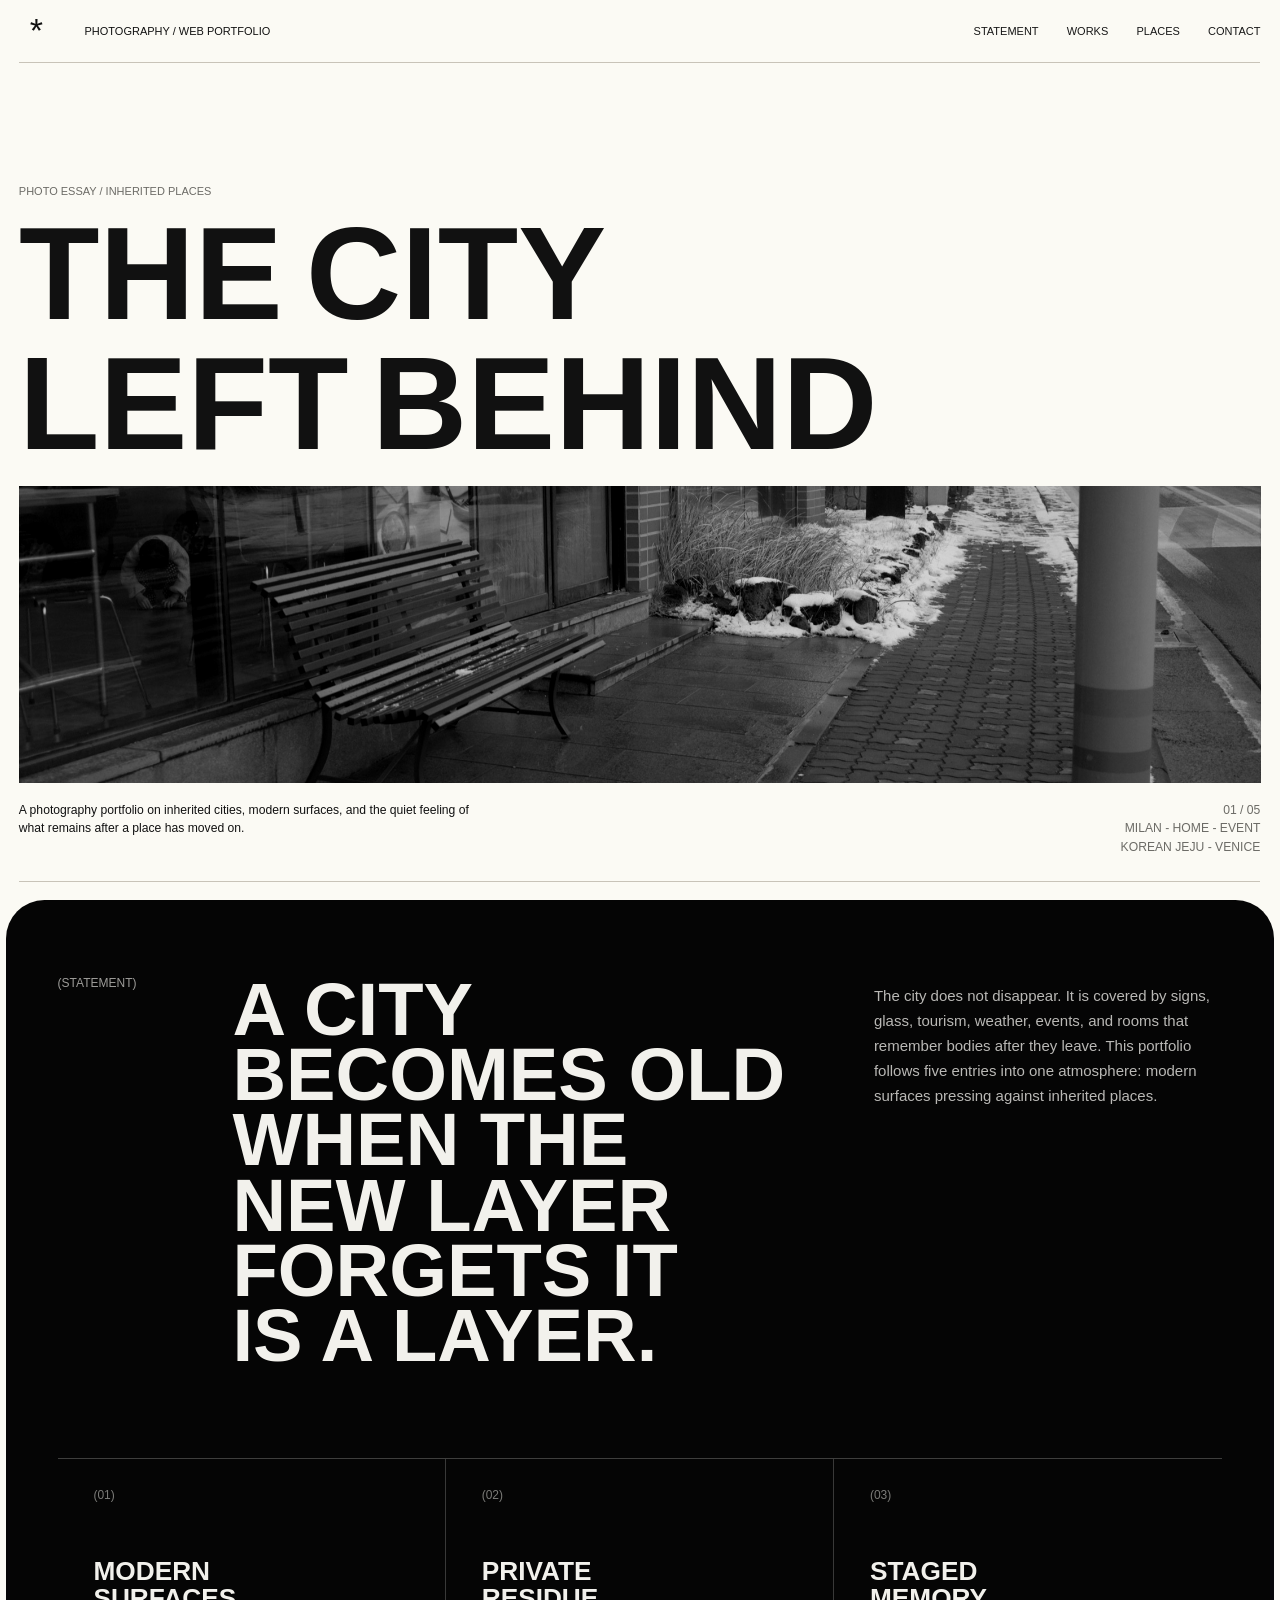
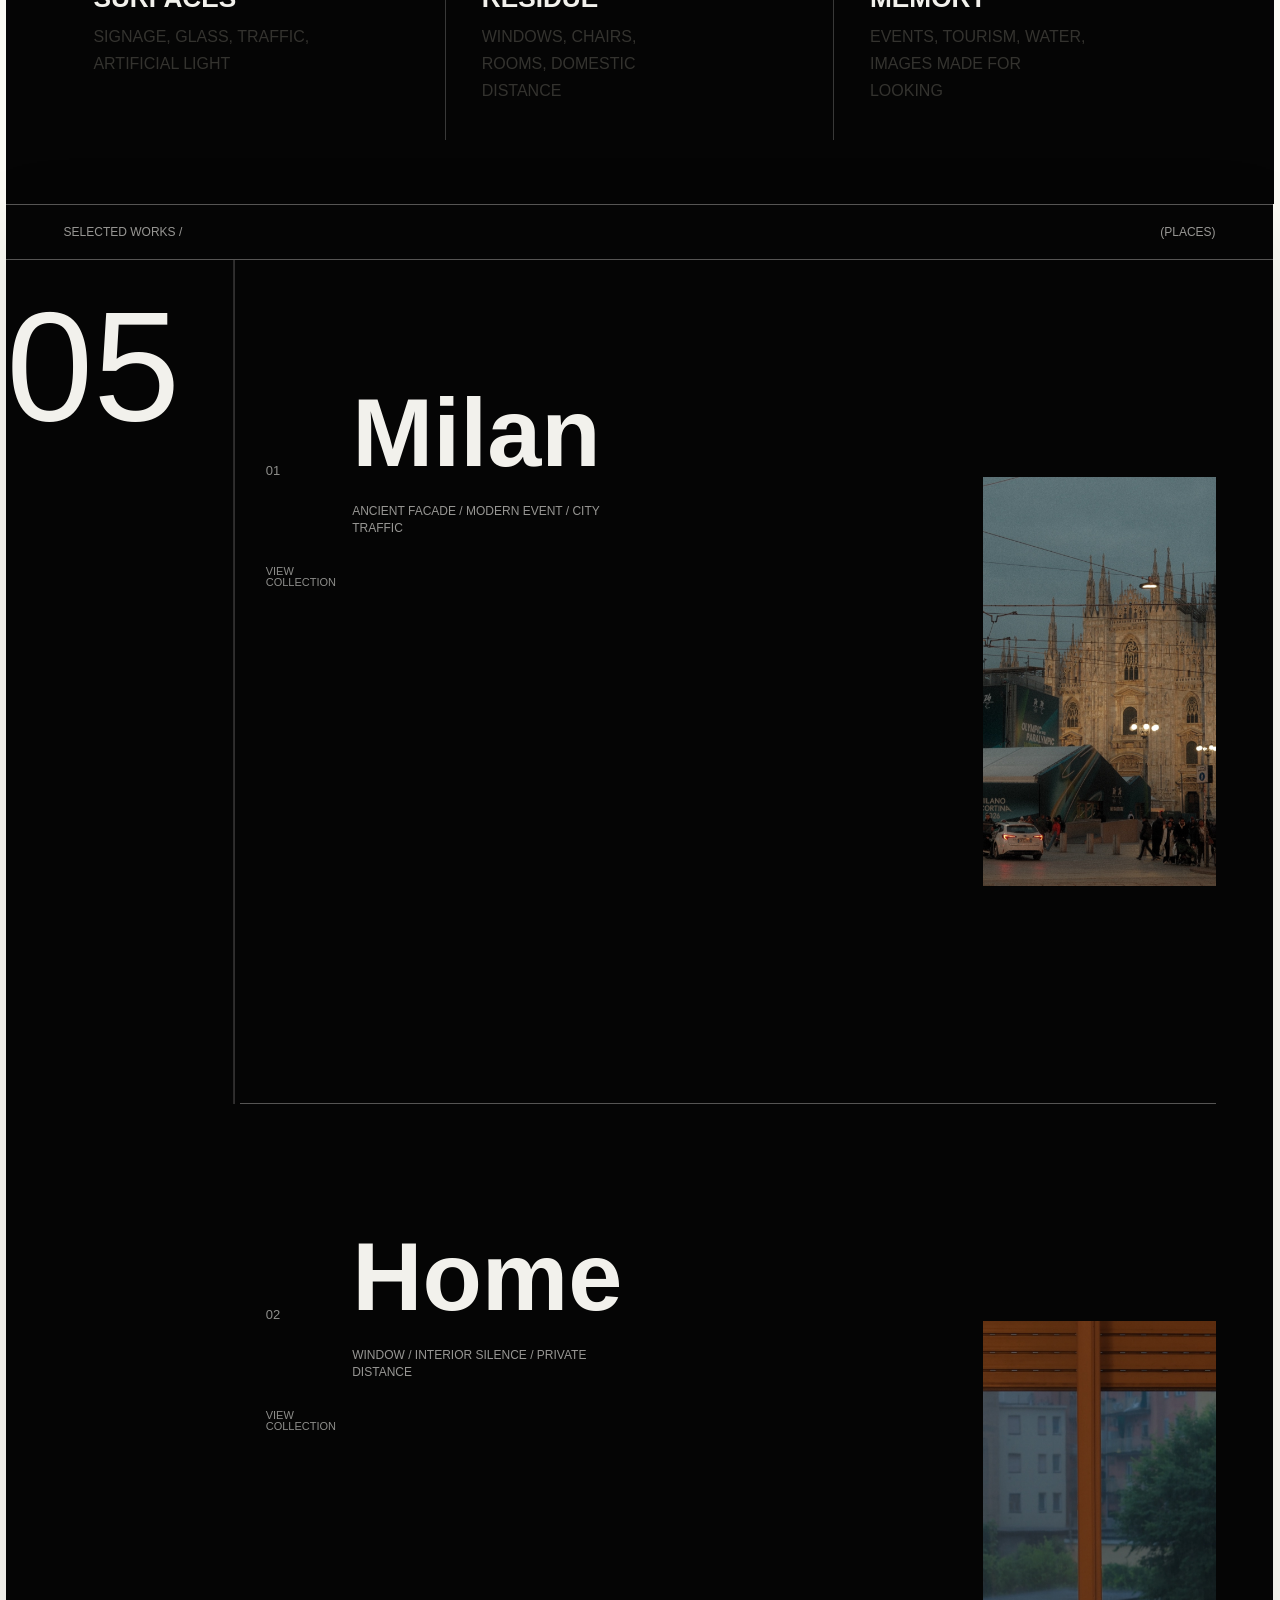
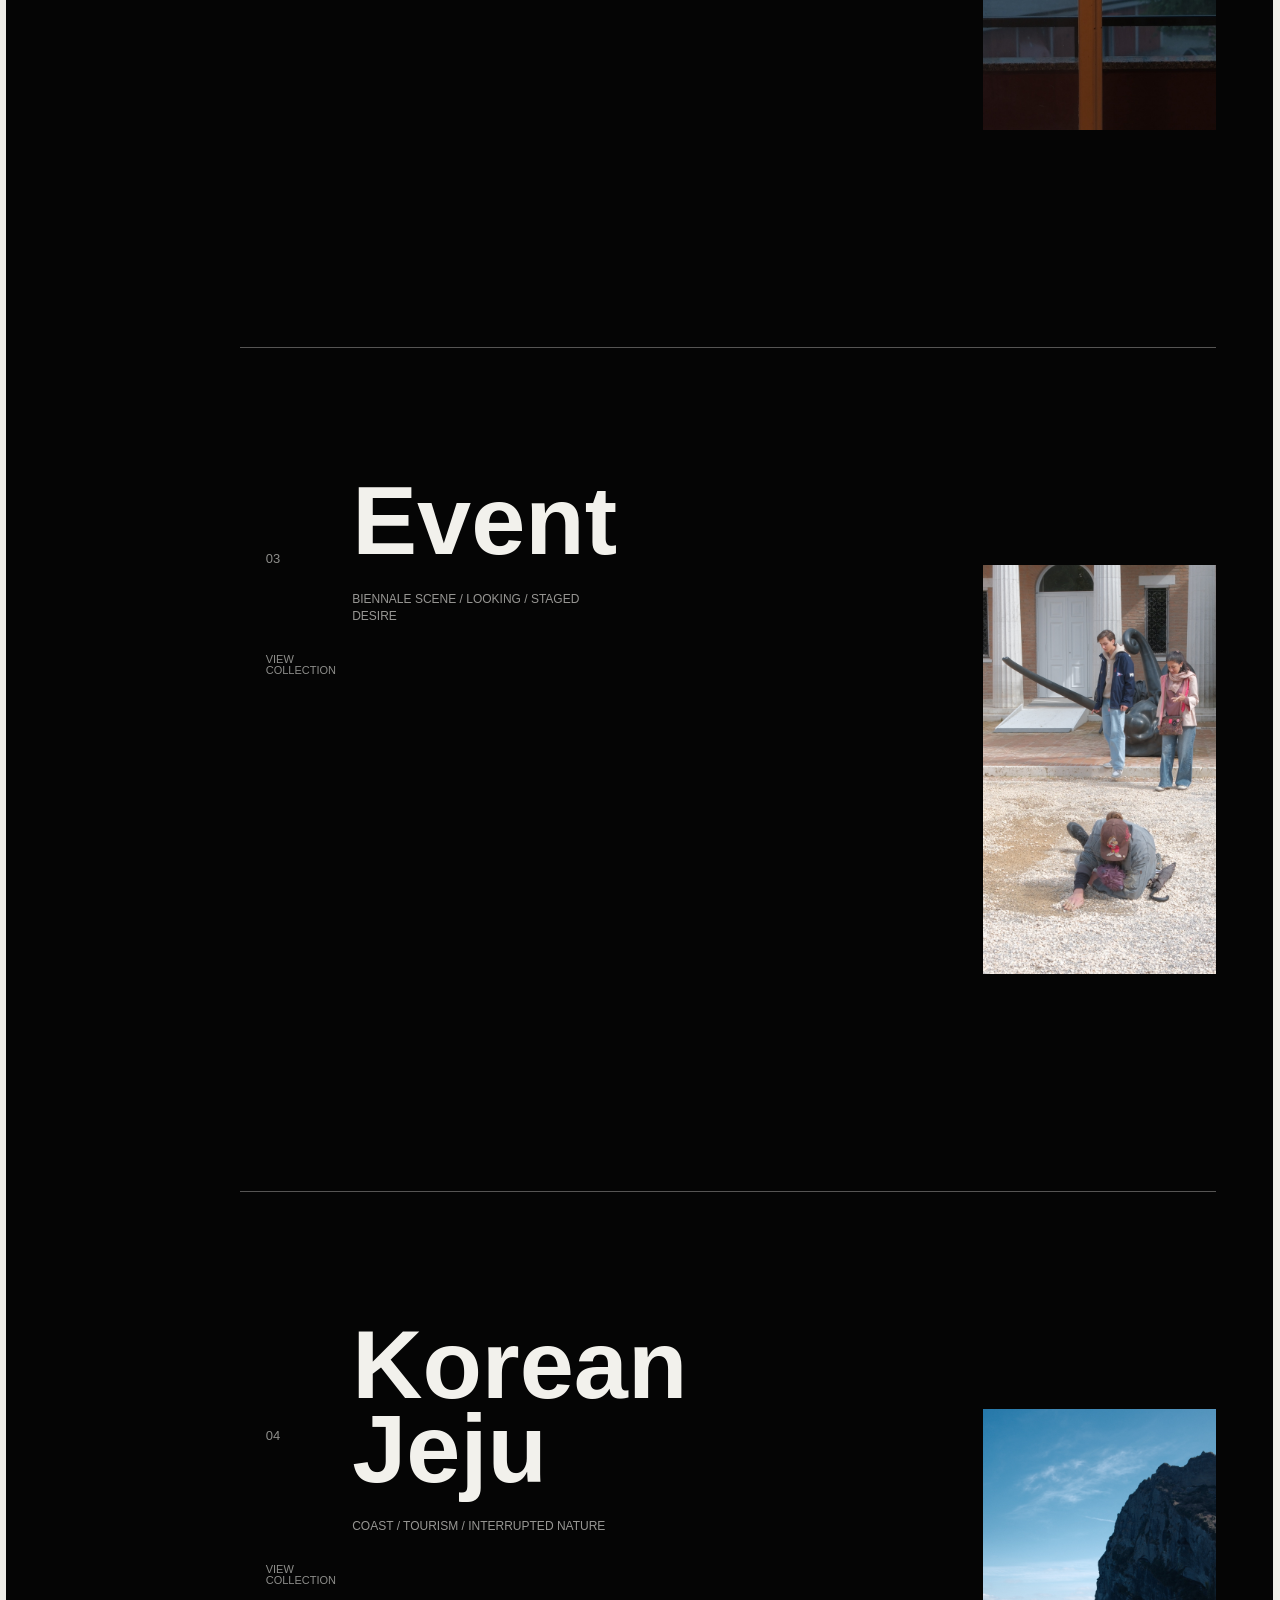
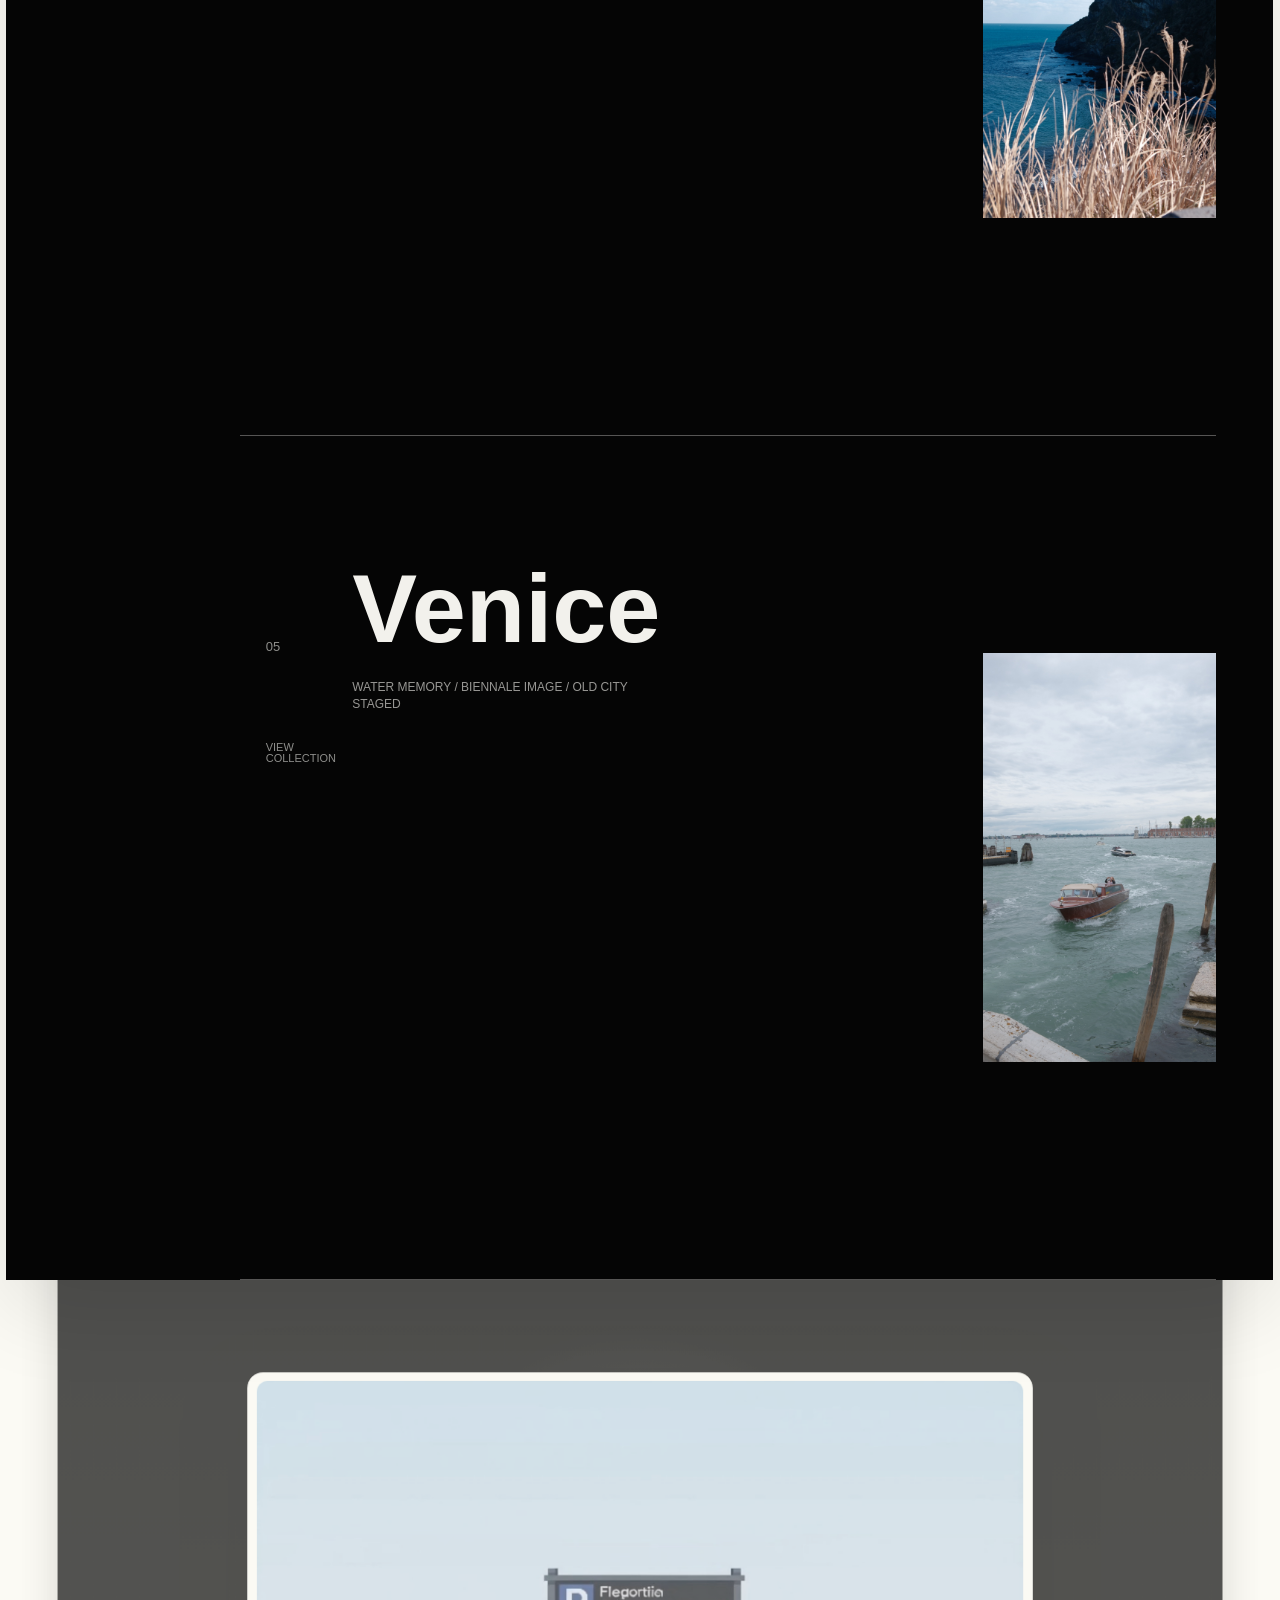
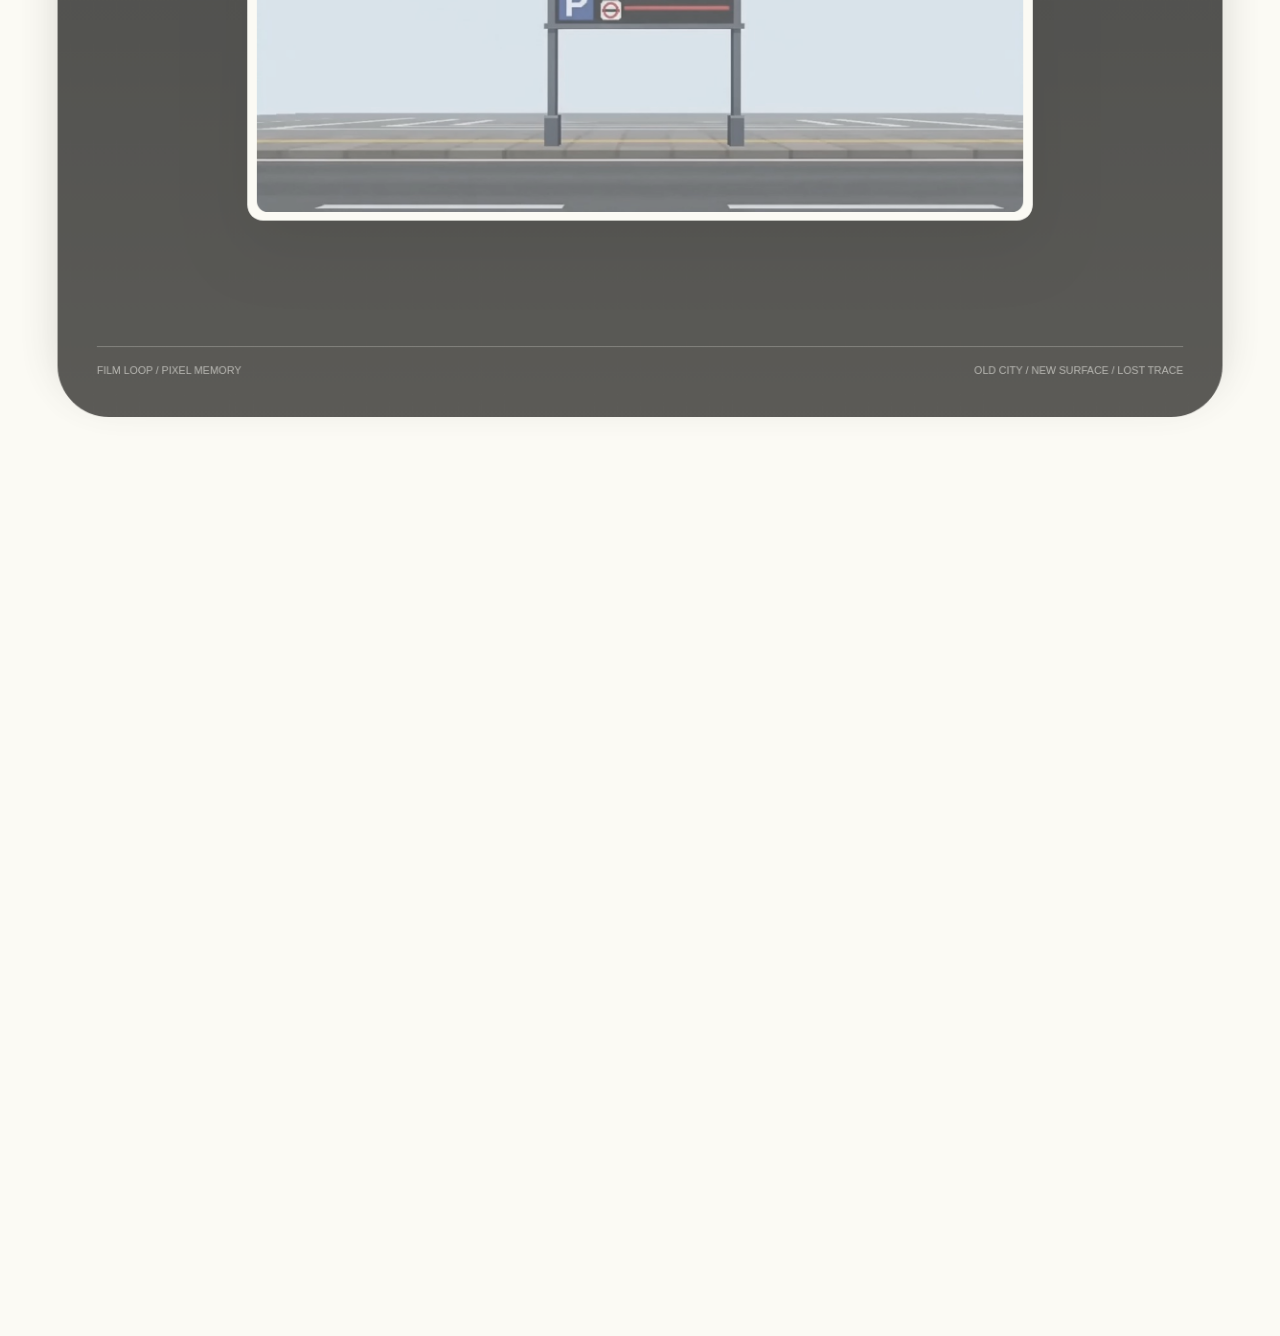
<file: index.html>
<!doctype html>
<html lang="en">
  <head>
    <meta charset="utf-8" />
    <meta name="viewport" content="width=device-width, initial-scale=1" />
    <title>The City Left Behind</title>
    <link rel="stylesheet" href="styles.css" />
    <script src="motion.js" defer></script>
  </head>
  <body class="home-page is-loading is-opening">
    <div class="opening-loader" aria-hidden="true">
      <div class="opening-mark">*</div>
      <div class="opening-title">
        <span>The City</span>
        <span>Left Behind</span>
      </div>
    </div>

    <main class="site-shell cinematic-shell">
      <section class="hero-stage home-intro" aria-labelledby="site-title">
        <nav class="top-nav cinema-nav" aria-label="Portfolio navigation">
          <a class="mark" href="index.html" aria-label="The City Left Behind home">*</a>
          <span class="nav-identity">Photography / Web Portfolio</span>
          <div class="nav-links cinema-links">
            <a href="#statement">Statement</a>
            <a href="#works">Works</a>
            <a href="milan.html">Places</a>
            <a href="#contact">Contact</a>
          </div>
        </nav>

        <div class="intro-composition">
          <p class="intro-label">Photo essay / inherited places</p>
          <h1 class="intro-title" id="site-title" aria-label="The City Left Behind">
            <span class="title-line">
              <span class="title-word">The</span>
              <span class="title-word">City</span>
            </span>
            <span class="title-line">
              <span class="title-word">Left</span>
              <span class="title-word">Behind</span>
            </span>
          </h1>

          <div class="poster-image poster-image-large intro-strip">
            <img src="assets/DSCF0962.JPG" alt="A red bench on a snowy Korean Jeju Island street" />
          </div>

          <div class="intro-footer" id="contact">
            <p class="intro-copy">
              A photography portfolio on inherited cities, modern surfaces, and
              the quiet feeling of what remains after a place has moved on.
            </p>
            <p class="intro-meta" aria-label="Portfolio metadata">
              01 / 05<br />
              Milan - Home - Event<br />
              Korean Jeju - Venice
            </p>
          </div>
        </div>
      </section>

      <section class="statement-panel dark-statement panel-card reveal-section" id="statement" data-reveal>
        <div class="statement-grid">
          <p class="statement-kicker reveal-up">(Statement)</p>
          <h2 class="statement-title reveal-up">
            A city becomes old when the new layer forgets it is a layer.
          </h2>
          <p class="statement-body reveal-up">
            The city does not disappear. It is covered by signs, glass, tourism,
            weather, events, and rooms that remember bodies after they leave. This
            portfolio follows five entries into one atmosphere: modern surfaces
            pressing against inherited places.
          </p>
          <div class="statement-rows" aria-label="Portfolio themes">
            <article class="reveal-up">
              <span>(01)</span>
              <strong>Modern surfaces</strong>
              <p>signage, glass, traffic, artificial light</p>
            </article>
            <article class="reveal-up">
              <span>(02)</span>
              <strong>Private residue</strong>
              <p>windows, chairs, rooms, domestic distance</p>
            </article>
            <article class="reveal-up">
              <span>(03)</span>
              <strong>Staged memory</strong>
              <p>events, tourism, water, images made for looking</p>
            </article>
          </div>
        </div>
      </section>

      <section class="location-index works-section panel-card" id="works" aria-label="Selected works">
        <div class="works-header">
          <span>Selected works /</span>
          <span>(Places)</span>
        </div>

        <div class="works-layout">
          <aside class="work-counter" aria-label="Current work number">
            <span class="counter-zero">0</span><span class="counter-current" data-work-counter>1</span>
          </aside>

          <div class="work-list">
            <a class="location-card work-card" href="milan.html" data-work-index="1">
              <div class="work-copy">
                <span class="location-number">01</span>
                <h3 class="location-name work-title">Milan</h3>
                <p class="location-note">ancient facade / modern event / city traffic</p>
                <span class="work-view">View collection</span>
              </div>
              <img src="assets/DSCF0611.JPG" alt="Milan Cathedral behind Olympic structures and traffic" />
            </a>

            <a class="location-card work-card" href="home.html" data-work-index="2">
              <div class="work-copy">
                <span class="location-number">02</span>
                <h3 class="location-name work-title">Home</h3>
                <p class="location-note">window / interior silence / private distance</p>
                <span class="work-view">View collection</span>
              </div>
              <img src="assets/DSCF1590.JPG" alt="A warm interior window looking toward dim buildings" />
            </a>

            <a class="location-card work-card" href="event.html" data-work-index="3">
              <div class="work-copy">
                <span class="location-number">03</span>
                <h3 class="location-name work-title">Event</h3>
                <p class="location-note">biennale scene / looking / staged desire</p>
                <span class="work-view">View collection</span>
              </div>
              <img class="work-image-event" src="assets/DSCF1535.JPG" alt="A figure searching the gravel outside the U.S. Pavilion at the Venice Biennale" />
            </a>

            <a class="location-card work-card" href="jeju.html" data-work-index="4">
              <div class="work-copy">
                <span class="location-number">04</span>
                <h3 class="location-name work-title">Korean Jeju</h3>
                <p class="location-note">coast / tourism / interrupted nature</p>
                <span class="work-view">View collection</span>
              </div>
              <img class="work-image-jeju" src="assets/DSCF1021.JPG" alt="A coastal cliff and dry grass on Korean Jeju Island" />
            </a>

            <a class="location-card work-card" href="venice.html" data-work-index="5">
              <div class="work-copy">
                <span class="location-number">05</span>
                <h3 class="location-name work-title">Venice</h3>
                <p class="location-note">water memory / biennale image / old city staged</p>
                <span class="work-view">View collection</span>
              </div>
              <img class="work-image-venice" src="assets/DSCF1343.JPG" alt="A boat crossing the water in Venice" />
            </a>
          </div>
        </div>
      </section>

      <section class="ending-stage reveal-section" id="ending" data-reveal aria-label="Portfolio ending film">
        <div class="ending-underlay" aria-hidden="true">
          <span>(Moving layer)</span>
          <span>06 / Pixel film</span>
          <span>Old city under new surface</span>
        </div>
        <div class="ending-underlay ending-underlay-secondary" aria-hidden="true">
          <span>Final image</span>
          <span>The portfolio returns to motion</span>
          <span>Memory / residue / distance</span>
        </div>

        <div class="ending-stack">
          <article class="ending-card ending-card-video" aria-label="Ending video card">
            <div class="ending-video-top">
              <p class="ending-kicker">(Pixel film)</p>
              <p>The City Left Behind / final moving image</p>
            </div>

            <figure class="ending-video-card">
              <video
                src="assets/city-left-behind-pixel-film.mov"
                poster="assets/ending-film-poster.jpeg"
                autoplay
                muted
                loop
                playsinline
                preload="metadata"
                aria-label="Pixel animation about inherited places and modern city layers"
              ></video>
            </figure>

            <div class="ending-meta">
              <span>Film loop / pixel memory</span>
              <span>Old city / new surface / lost trace</span>
            </div>
          </article>
        </div>
      </section>
    </main>
  </body>
</html>
</file>
<file: styles.css>
:root {
  color-scheme: light;
  --black: #050505;
  --ink: #111111;
  --muted: #6c6b66;
  --soft: #f2f1ec;
  --paper: #fbfaf4;
  --line: #c8c3b8;
  --wash: #dce1dd;
  --bluegray: #596b6c;
  --accent: #c53b42;
}

* {
  box-sizing: border-box;
}

/* Milan is paced as an editorial photo essay rather than a tiled gallery. */
@media (min-width: 901px) {
  .milan-detail .photo-grid {
    display: block;
    padding: clamp(72px, 8vw, 150px) clamp(40px, 5vw, 92px);
    border-top: 1px solid var(--line);
  }

  .milan-detail .photo-grid figure,
  .milan-detail .photo-grid .diptych {
    width: min(100%, 1500px);
    margin: 0 auto clamp(72px, 9vw, 150px);
    padding: 0;
    display: grid;
    border: 0;
    overflow: visible;
  }

  .milan-detail .photo-grid figure:nth-child(even) {
    margin-left: auto;
    margin-right: auto;
    border-right: 0;
  }

  .milan-detail .photo-grid figure:last-child {
    margin-bottom: 0;
  }

  .milan-detail .photo-grid .wide {
    width: min(100%, 1540px);
  }

  .milan-detail .photo-grid figure.portrait {
    width: min(100%, var(--portrait-photo-width));
  }

  .milan-detail .photo-grid figure.portrait-diptych {
    width: min(100%, 1500px);
  }

  .milan-detail .diptych-images {
    display: grid;
    grid-template-columns: repeat(2, minmax(0, 1fr));
    gap: clamp(22px, 3vw, 56px);
    align-items: center;
  }

  .milan-detail .diptych-images span {
    height: min(68svh, 760px);
    padding: 0;
    border: 0;
    display: flex;
    align-items: center;
    justify-content: center;
  }

  .milan-detail .photo-grid img,
  .milan-detail .photo-grid .wide img,
  .milan-detail .photo-grid .portrait img,
  .milan-detail .photo-grid .diptych img {
    width: auto;
    max-width: 100%;
    height: auto;
    max-height: min(78svh, 900px);
    object-fit: contain;
  }

  .milan-detail .photo-grid .diptych img {
    max-height: 100%;
  }

  .milan-detail .photo-grid figure.portrait-diptych .diptych-images {
    grid-template-columns: repeat(
      2,
      minmax(0, min(var(--portrait-photo-width), calc((100% - var(--portrait-photo-gap)) / 2)))
    );
    justify-content: center;
    gap: var(--portrait-photo-gap);
    align-items: start;
  }

  .milan-detail .photo-grid figure.portrait-diptych .diptych-images span {
    height: auto;
  }

  .milan-detail .photo-grid figure.portrait-diptych .diptych-images img,
  .milan-detail .photo-grid figure.portrait img {
    width: auto;
    max-width: 100%;
    height: auto;
    max-height: min(76svh, 900px);
  }

  .milan-detail figcaption,
  .milan-detail .photo-grid .diptych figcaption {
    margin: 18px 0 0;
    padding: 15px 0 0;
    border-top: 1px solid var(--line);
  }
}

@media (max-width: 900px) {
  .milan-detail .photo-grid {
    display: block;
    padding: 28px 18px 58px;
  }

  .milan-detail .photo-grid figure,
  .milan-detail .photo-grid .diptych {
    width: 100%;
    margin: 0 auto 54px;
    padding: 0;
    border: 0;
    overflow: visible;
  }

  .milan-detail .photo-grid figure:last-child {
    margin-bottom: 0;
  }

  .milan-detail .photo-grid figure.portrait {
    width: min(100%, 680px);
  }

  .milan-detail .diptych-images {
    display: grid;
    grid-template-columns: 1fr;
    gap: 22px;
    width: 100%;
  }

  .milan-detail .diptych-images span {
    display: grid;
    justify-items: center;
    padding: 0;
    border-right: 0;
  }

  .milan-detail .diptych-images img {
    width: auto;
    max-width: min(100%, 620px);
    max-height: min(66svh, 580px);
    object-fit: contain;
  }

  .milan-detail .photo-grid figure.portrait-diptych .diptych-images {
    grid-template-columns: 1fr;
  }

  .milan-detail .photo-grid figure.portrait-diptych .diptych-images img,
  .milan-detail .photo-grid figure.portrait img {
    width: 100%;
    max-width: 680px;
    max-height: none;
  }

  .milan-detail figcaption,
  .milan-detail .photo-grid .diptych figcaption {
    margin: 14px 0 0;
    padding: 12px 0 0;
    border-top: 1px solid var(--line);
  }
}

html {
  background: var(--paper);
  scroll-behavior: smooth;
}

body {
  margin: 0;
  background: var(--paper);
  color: var(--ink);
  font-family: "Avenir Next", "Helvetica Neue", Arial, "Noto Sans SC", sans-serif;
  font-size: 15px;
  line-height: 1.55;
  letter-spacing: 0;
  text-rendering: optimizeLegibility;
}

img {
  display: block;
  width: 100%;
  height: auto;
}

a {
  color: inherit;
  text-decoration: none;
}

.site-shell {
  width: calc(100% - clamp(8px, 1vw, 18px));
  margin: 0 auto;
  padding: 0 0 92px;
}

.hero-stage,
.page-frame {
  background: var(--paper);
  border-radius: 0;
  overflow: hidden;
  box-shadow: none;
}

.hero-stage {
  width: 100%;
  min-height: auto;
  margin: 0 auto;
  padding-bottom: 0;
  display: grid;
  grid-template-rows: auto auto auto auto;
  border-bottom: 1px solid var(--line);
}

.top-nav,
.detail-nav {
  min-height: 54px;
  display: flex;
  align-items: center;
  justify-content: space-between;
  gap: 20px;
  padding: 16px 0 14px;
  border-top: 0;
  border-bottom: 1px solid var(--line);
  font-size: 11px;
  line-height: 1;
  text-transform: uppercase;
}

.mark {
  width: 35px;
  height: 35px;
  display: grid;
  place-items: center;
  color: var(--ink);
  font-size: 34px;
  line-height: 0.75;
  font-weight: 500;
}

.nav-links,
.detail-nav div {
  display: flex;
  align-items: center;
  justify-content: center;
  flex-wrap: wrap;
  gap: 18px;
}

.nav-links a,
.detail-nav a {
  color: #171717;
}

.join-link {
  min-width: 50px;
  height: auto;
  display: grid;
  place-items: center;
  border-radius: 0;
  background: transparent;
  color: var(--ink);
}

.poster-line {
  min-height: 116px;
  max-width: none;
  margin: 0;
  padding: 18px 0;
  border-bottom: 1px solid var(--line);
  color: #1c1c1c;
  display: grid;
  grid-template-columns: minmax(120px, 0.75fr) minmax(260px, 1fr) minmax(80px, 0.35fr);
  align-items: start;
  gap: 24px;
  font-size: 11px;
  line-height: 1.34;
  text-align: left;
  text-transform: uppercase;
}

.poster-label,
.poster-view {
  color: var(--muted);
  font-size: 10px;
  font-weight: 650;
}

.poster-view {
  justify-self: end;
}

.poster-statement {
  width: min(100%, 420px);
  margin: 0 auto;
  color: var(--ink);
  text-align: center;
}

.poster-image {
  width: 100%;
  aspect-ratio: 21 / 5;
  margin: 0 auto;
  border: 0;
  background: transparent;
  overflow: hidden;
}

.poster-image img {
  height: 100%;
  object-fit: cover;
  object-position: left 58%;
}

.poster-image-large img {
  height: 100%;
  aspect-ratio: 21 / 5;
  object-position: left 58%;
}

.poster-title {
  width: 100%;
  margin: 0 auto;
  padding: 14px 0 18px;
}

.poster-title p {
  margin: 0 0 4px;
  color: var(--muted);
  font-size: 13px;
  text-transform: uppercase;
}

.poster-title h1 {
  margin: 0;
  color: var(--ink);
  font-size: clamp(76px, 12vw, 176px);
  line-height: 0.76;
  font-weight: 860;
  letter-spacing: 0;
  text-transform: uppercase;
}

.statement-panel {
  margin: 0;
  background: var(--paper);
  border-radius: 0;
  padding: clamp(42px, 6vw, 96px) clamp(24px, 6vw, 96px);
  border-bottom: 1px solid var(--line);
  display: grid;
  grid-template-columns: 0.55fr 0.9fr 1.1fr;
  gap: clamp(28px, 5vw, 88px);
  align-items: start;
}

.eyebrow {
  margin: 0;
  color: var(--muted);
  font-size: 12px;
  text-transform: uppercase;
}

.statement-panel h2 {
  margin: 0;
  max-width: 720px;
  font-size: clamp(36px, 4.1vw, 78px);
  line-height: 0.96;
  font-weight: 720;
}

.statement-panel p:last-child {
  margin: 0;
  color: #34332f;
  font-size: clamp(15px, 1.25vw, 19px);
  line-height: 1.68;
}

.location-index {
  margin: clamp(56px, 7vw, 104px) 0 0;
  padding: 0;
  background: var(--paper);
  border-radius: 0;
  overflow: visible;
  display: grid;
  grid-template-columns: repeat(6, minmax(0, 1fr));
  column-gap: 0;
  row-gap: 0;
  border-top: 1px solid var(--line);
  border-bottom: 1px solid var(--line);
}

.section-rule {
  grid-column: 1 / -1;
  display: flex;
  justify-content: space-between;
  gap: 18px;
  padding: 16px 14px;
  border-bottom: 1px solid var(--line);
  color: var(--muted);
  font-size: 11px;
  text-transform: uppercase;
}

.location-card {
  grid-column: span 2;
  min-height: clamp(320px, 30vw, 460px);
  display: grid;
  grid-template-columns: 1fr 0.86fr;
  grid-template-rows: auto 1fr auto;
  align-items: center;
  gap: clamp(18px, 2vw, 34px);
  padding: clamp(18px, 2.4vw, 34px);
  border-right: 1px solid var(--line);
  border-bottom: 0;
  background: transparent;
}

.location-card:nth-of-type(3) {
  border-right: 0;
}

.location-card:nth-of-type(4),
.location-card:nth-of-type(5) {
  grid-column: span 3;
  border-top: 1px solid var(--line);
  grid-template-columns: 0.9fr 1fr;
}

.location-card:nth-of-type(5) {
  border-right: 0;
}

.location-card:nth-of-type(4) .location-name,
.location-card:nth-of-type(5) .location-name {
  max-width: 360px;
}

.location-card:nth-of-type(2) img,
.location-card:nth-of-type(4) img {
  grid-column: 1;
  grid-row: 2;
}

.location-card:nth-of-type(2) .location-name,
.location-card:nth-of-type(2) .location-note,
.location-card:nth-of-type(4) .location-name,
.location-card:nth-of-type(4) .location-note {
  grid-column: 2;
}

.location-card.quiet {
  background: transparent;
}

.location-card.outline {
  background: transparent;
}

.location-number {
  grid-column: 1 / -1;
  align-self: start;
  width: 38px;
  height: 28px;
  display: grid;
  place-items: center;
  border: 1px solid var(--line);
  border-radius: 999px;
  font-size: 12px;
}

.location-name {
  grid-column: 1;
  grid-row: 2;
  color: var(--ink);
  min-height: 0;
  font-size: clamp(34px, 4.1vw, 62px);
  line-height: 0.86;
  font-weight: 780;
  white-space: normal;
  text-transform: uppercase;
}

.location-card img {
  grid-column: 2;
  grid-row: 2;
  width: min(100%, 240px);
  height: auto;
  aspect-ratio: 4 / 3;
  margin-top: 0;
  object-fit: cover;
  border-radius: 0;
  justify-self: center;
}

.location-note {
  grid-column: 1 / -1;
  grid-row: 3;
  align-self: end;
  max-width: 100%;
  color: var(--muted);
  font-size: 11px;
  line-height: 1.45;
  text-transform: uppercase;
}

.location-card:hover .location-name {
  color: var(--accent);
}

.page-frame {
  width: min(1080px, calc(100% - 52px));
  margin: 72px auto 110px;
}

.wordmark {
  font-weight: 700;
}

.detail-nav a[aria-current="page"] {
  color: var(--accent);
}

.detail-hero {
  display: grid;
  grid-template-columns: 0.82fr 1.18fr;
  min-height: 560px;
  border-bottom: 1px solid var(--line);
}

.detail-copy {
  padding: 44px 36px;
  display: flex;
  flex-direction: column;
  justify-content: space-between;
  border-right: 1px solid var(--line);
}

.detail-copy h1 {
  margin: 24px 0;
  font-size: 82px;
  line-height: 0.92;
  font-weight: 780;
}

.jeju-hero .detail-copy h1 {
  font-size: clamp(48px, 5vw, 76px);
  line-height: 0.96;
}

.detail-copy p:last-child {
  margin: 0;
  max-width: 420px;
  color: #34332f;
  font-size: 17px;
  line-height: 1.7;
}

.detail-hero img {
  height: 100%;
  min-height: 560px;
  object-fit: cover;
}

.info-grid {
  display: grid;
  grid-template-columns: 1fr 1fr;
  border-bottom: 1px solid var(--line);
}

.info-grid article {
  min-height: 230px;
  padding: 34px 36px;
  border-right: 1px solid var(--line);
}

.info-grid article:last-child {
  border-right: 0;
}

.info-grid h2 {
  margin: 0 0 72px;
  font-size: 13px;
  text-transform: uppercase;
}

.info-grid p {
  margin: 0;
  color: #34332f;
  font-size: 14px;
  line-height: 1.65;
}

.photo-grid {
  display: grid;
  grid-template-columns: 1.1fr 0.9fr;
  gap: 30px;
  padding: 30px;
  border-bottom: 1px solid var(--line);
}

.photo-grid.single {
  grid-template-columns: 1fr;
}

.photo-grid figure {
  position: relative;
  margin: 0;
  min-height: 0;
  display: grid;
  grid-template-rows: auto auto;
}

.photo-grid figure::after {
  content: "";
  display: none;
  position: absolute;
  top: 0;
  right: -15px;
  width: 1px;
  height: calc(100% - 74px);
  background: var(--line);
}

.photo-grid figure.paired-left::after {
  display: block;
}

.photo-grid .wide {
  grid-column: span 2;
}

.photo-grid.single .wide {
  grid-column: auto;
}

.photo-grid img {
  width: auto;
  max-width: 100%;
  height: auto;
  max-height: min(64vh, 620px);
  justify-self: center;
  object-fit: contain;
}

.photo-grid .portrait img {
  max-height: min(68vh, 660px);
  object-fit: contain;
  object-position: center;
}

figcaption {
  min-height: 74px;
  padding: 16px 18px;
  border-top: 1px solid var(--line);
  color: #34332f;
  font-size: 12px;
  line-height: 1.55;
}

@media (max-width: 900px) {
  .site-shell {
    width: 100%;
    padding: 0 0 74px;
  }

  .hero-stage {
    min-height: auto;
    width: 100%;
    padding-bottom: 46px;
  }

  .top-nav {
    align-items: flex-start;
    padding: 18px 16px 14px;
  }

  .nav-links {
    max-width: 230px;
    justify-content: flex-start;
    gap: 12px;
  }

  .poster-line {
    min-height: auto;
    max-width: none;
    margin: 0;
    padding: 18px 16px;
    grid-template-columns: 1fr;
    gap: 0;
    text-align: center;
  }

  .poster-label,
  .poster-view {
    display: none;
  }

  .poster-statement {
    width: min(100%, 460px);
  }

  .poster-image {
    width: calc(100% - 32px);
    aspect-ratio: 21 / 5;
    margin-top: 0;
  }

  .poster-image img {
    height: 100%;
  }

  .poster-image-large img {
    height: 100%;
    aspect-ratio: 21 / 5;
    object-fit: cover;
    object-position: left 58%;
  }

  .poster-title {
    width: calc(100% - 32px);
    padding: 14px 0 0;
  }

  .poster-title h1 {
    font-size: clamp(56px, 16vw, 118px);
  }

  .statement-panel {
    grid-template-columns: 1fr;
    gap: 28px;
    padding: 38px 22px 44px;
  }

  .statement-panel h2 {
    font-size: clamp(34px, 9vw, 64px);
  }

  .statement-panel p:last-child {
    font-size: 16px;
  }

  .location-index {
    grid-template-columns: 1fr;
    row-gap: 0;
    margin-top: 56px;
    padding: 0;
  }

  .section-rule {
    padding: 16px 18px;
  }

  .location-card:nth-of-type(n) {
    grid-column: 1 / -1;
    grid-template-columns: 42px minmax(0, 1fr) 96px;
    grid-template-rows: auto auto;
    border-top: 0;
    border-right: 0;
  }

  .location-card {
    min-height: auto;
    grid-template-columns: 42px minmax(0, 1fr) 96px;
    grid-template-rows: auto auto;
    gap: 14px 18px;
    padding: 24px 18px;
    border-right: 0;
    border-bottom: 1px solid var(--line);
  }

  .location-card:last-child {
    border-bottom: 0;
  }

  .location-number {
    grid-column: 1;
    grid-row: 1;
  }

  .location-card:nth-of-type(n) .location-name,
  .location-name {
    grid-column: 2;
    grid-row: 1;
    max-width: none;
    font-size: clamp(38px, 10vw, 76px);
    white-space: normal;
  }

  .location-card:nth-of-type(n) img,
  .location-card img {
    grid-column: 3;
    grid-row: 1;
    width: 96px;
    height: 64px;
    margin-top: 0;
    justify-self: auto;
  }

  .location-card:nth-of-type(n) .location-note,
  .location-note {
    grid-column: 2 / 4;
    grid-row: 2;
    max-width: 420px;
  }

  .page-frame {
    width: min(100% - 28px, 720px);
    margin: 38px auto 74px;
  }

  .detail-nav {
    align-items: flex-start;
  }

  .detail-nav div {
    justify-content: flex-end;
    gap: 12px;
  }

  .detail-hero,
  .info-grid,
  .photo-grid {
    gap: 22px;
    padding: 22px;
    grid-template-columns: 1fr;
  }

  .detail-hero {
    min-height: 0;
  }

  .detail-copy {
    min-height: 360px;
    padding: 32px 26px;
    border-right: 0;
    border-bottom: 1px solid var(--line);
  }

  .detail-copy h1 {
    font-size: 58px;
  }

  .detail-hero img {
    min-height: 360px;
    height: 420px;
  }

  .info-grid article {
    min-height: 210px;
    border-right: 0;
    border-bottom: 1px solid var(--line);
    padding: 28px 26px;
  }

  .info-grid article:last-child {
    border-bottom: 0;
  }

  .photo-grid .wide {
    grid-column: auto;
  }

  .photo-grid figure {
    min-height: 0;
  }

  .photo-grid figure::after {
    display: none;
  }

  .photo-grid figure {
    grid-template-rows: auto auto;
  }

  .photo-grid img {
    height: auto;
    max-height: min(58vh, 520px);
    aspect-ratio: auto;
    object-fit: contain;
  }

  .photo-grid .portrait img {
    max-height: min(62vh, 560px);
    aspect-ratio: auto;
    object-fit: contain;
  }
}

@media (max-width: 520px) {
  body {
    font-size: 14px;
  }

  .site-shell,
  .page-frame {
    width: 100%;
  }

  .top-nav,
  .detail-nav {
    padding: 14px;
    font-size: 10px;
  }

  .nav-links {
    display: none;
  }

  .poster-line {
    max-width: 320px;
    margin: 0 auto;
    padding: 16px 14px;
    font-size: 12px;
  }

  .poster-image {
    width: calc(100% - 22px);
  }

  .poster-image img {
    height: 100%;
  }

  .poster-image-large img {
    height: 100%;
    aspect-ratio: 21 / 5;
    object-fit: cover;
    object-position: left 58%;
  }

  .poster-title h1 {
    font-size: clamp(42px, 16vw, 66px);
  }

  .location-card {
    grid-template-columns: 34px 1fr;
    grid-template-rows: auto auto auto;
    padding: 16px 14px;
  }

  .location-card:nth-of-type(n) img,
  .location-card img {
    grid-column: 1 / 3;
    grid-row: 2;
    width: 100%;
    height: auto;
    aspect-ratio: 21 / 9;
    object-fit: cover;
    margin-top: 10px;
  }

  .location-name {
    font-size: clamp(34px, 12vw, 56px);
  }

  .location-card:nth-of-type(n) .location-note,
  .location-note {
    grid-column: 1 / 3;
    grid-row: 3;
  }

  .detail-copy h1 {
    font-size: 48px;
  }

  .detail-hero img {
    height: 330px;
    min-height: 330px;
  }
}

/* Cinematic homepage */
.home-page {
  overflow-x: hidden;
}

.home-page .cinematic-shell {
  width: calc(100% - clamp(8px, 1vw, 18px));
  padding-bottom: 0;
}

.home-intro {
  min-height: 100svh;
  padding-bottom: clamp(18px, 2.2vw, 38px);
  display: grid;
  grid-template-rows: auto minmax(0, 1fr) auto auto;
  align-content: stretch;
  border-bottom: 0;
}

.cinema-nav {
  min-height: 68px;
  display: grid;
  grid-template-columns: auto 1fr auto;
  gap: clamp(18px, 2.4vw, 42px);
  padding: 18px 0;
}

.cinema-nav .mark {
  justify-self: start;
}

.nav-identity {
  justify-self: start;
  align-self: center;
  color: var(--ink);
  font-size: 11px;
  line-height: 1.1;
  text-transform: uppercase;
}

.cinema-links {
  justify-self: end;
  gap: clamp(18px, 2.2vw, 38px);
}

.intro-title {
  align-self: end;
  padding: clamp(38px, 8vw, 126px) 0 clamp(14px, 2vw, 30px);
  color: var(--ink);
  font-size: clamp(62px, 12vw, 228px);
  line-height: 0.78;
  font-weight: 860;
  text-transform: uppercase;
}

.title-line {
  display: flex;
  gap: 0.18em;
  overflow: hidden;
}

.title-word {
  display: inline-block;
  will-change: transform, opacity;
}

.intro-strip {
  width: 100%;
  aspect-ratio: 21 / 5;
  margin: 0;
  will-change: clip-path, transform, opacity;
}

.home-intro .poster-image img {
  filter: grayscale(1) contrast(1.08) brightness(0.9);
}

.intro-footer {
  min-height: 112px;
  display: grid;
  grid-template-columns: minmax(240px, 0.72fr) minmax(220px, 0.55fr);
  justify-content: space-between;
  gap: clamp(24px, 6vw, 140px);
  padding-top: clamp(18px, 2.2vw, 34px);
  border-bottom: 1px solid var(--line);
}

.intro-copy,
.intro-meta {
  margin: 0;
  max-width: 470px;
  color: var(--ink);
  font-size: clamp(13px, 1vw, 16px);
  line-height: 1.55;
}

.intro-meta {
  justify-self: end;
  text-align: right;
  color: var(--muted);
  text-transform: uppercase;
}

.home-page.is-loading .cinema-nav,
.home-page.is-loading .intro-copy,
.home-page.is-loading .intro-meta {
  opacity: 0;
  transform: translateY(18px);
}

.home-page.is-ready .cinema-nav,
.home-page.is-ready .intro-copy,
.home-page.is-ready .intro-meta {
  opacity: 1;
  transform: translateY(0);
  transition: opacity 900ms ease, transform 900ms ease;
}

.home-page.is-loading .title-word {
  opacity: 0;
  transform: translateY(116%);
}

.home-page.is-ready .title-word {
  opacity: 1;
  transform: translateY(0);
  transition: opacity 900ms ease, transform 980ms cubic-bezier(0.2, 0.74, 0.18, 1);
}

.home-page.is-ready .title-line:nth-child(2) .title-word {
  transition-delay: 160ms;
}

.home-page.is-loading .intro-strip {
  opacity: 0;
  transform: translateY(28px);
  clip-path: inset(0 48% 0 48%);
}

.home-page.is-ready .intro-strip {
  opacity: 1;
  transform: translateY(0);
  clip-path: inset(0 0 0 0);
  transition: opacity 900ms ease 360ms, transform 900ms ease 360ms, clip-path 1100ms cubic-bezier(0.2, 0.74, 0.18, 1) 360ms;
}

.dark-statement {
  min-height: 112svh;
  margin: 0;
  padding: clamp(64px, 8vw, 136px) clamp(18px, 4.5vw, 82px);
  background: var(--black);
  color: var(--soft);
  border-bottom: 0;
  display: grid;
  grid-template-columns: minmax(180px, 0.45fr) minmax(0, 1fr);
  gap: clamp(32px, 5vw, 90px);
  align-items: start;
}

.dark-statement .statement-kicker {
  margin: 0;
  color: rgba(242, 241, 236, 0.64);
  font-size: 12px;
  line-height: 1;
  text-transform: uppercase;
}

.dark-statement h2 {
  margin: 0;
  max-width: 1100px;
  color: var(--soft);
  font-size: clamp(72px, 12vw, 214px);
  line-height: 0.78;
  font-weight: 860;
  text-transform: uppercase;
}

.dark-statement .statement-body {
  grid-column: 2;
  margin: 0;
  max-width: 720px;
  color: rgba(242, 241, 236, 0.78);
  font-size: clamp(16px, 1.4vw, 23px);
  line-height: 1.62;
}

.statement-rows {
  grid-column: 1 / -1;
  width: 100%;
  margin-top: clamp(42px, 8vw, 132px);
  display: grid;
  grid-template-columns: repeat(3, minmax(0, 1fr));
  border-top: 1px solid rgba(242, 241, 236, 0.34);
}

.statement-rows article {
  min-height: 190px;
  padding: 22px 24px 28px 0;
  border-right: 1px solid rgba(242, 241, 236, 0.34);
}

.statement-rows article:last-child {
  border-right: 0;
  padding-right: 0;
}

.statement-rows span,
.statement-rows p {
  color: rgba(242, 241, 236, 0.58);
}

.statement-rows span {
  display: block;
  margin-bottom: 48px;
  font-size: 12px;
}

.statement-rows strong {
  display: block;
  margin-bottom: 12px;
  color: var(--soft);
  font-size: clamp(22px, 2.7vw, 48px);
  line-height: 0.96;
  font-weight: 760;
  text-transform: uppercase;
}

.statement-rows p {
  margin: 0;
  max-width: 260px;
  font-size: 13px;
  line-height: 1.55;
  text-transform: uppercase;
}

.works-section {
  margin: 0;
  padding: clamp(36px, 5vw, 72px) 0 clamp(80px, 10vw, 150px);
  background: var(--black);
  color: var(--soft);
  border-top: 1px solid rgba(242, 241, 236, 0.34);
  border-bottom: 0;
  display: block;
}

.works-header {
  display: flex;
  justify-content: space-between;
  gap: 24px;
  padding: 0 clamp(18px, 4.5vw, 82px) 18px;
  border-bottom: 1px solid rgba(242, 241, 236, 0.34);
  color: rgba(242, 241, 236, 0.62);
  font-size: 12px;
  line-height: 1;
  text-transform: uppercase;
}

.works-layout {
  display: grid;
  grid-template-columns: minmax(210px, 0.48fr) minmax(0, 1fr);
  gap: clamp(22px, 4vw, 76px);
  padding: 0 clamp(18px, 4.5vw, 82px);
}

.work-counter {
  position: sticky;
  top: clamp(34px, 8vw, 120px);
  align-self: start;
  padding-top: clamp(32px, 4vw, 64px);
  color: var(--soft);
  font-size: clamp(112px, 17vw, 310px);
  line-height: 0.8;
  font-weight: 820;
  letter-spacing: 0;
}

.counter-current {
  display: inline-block;
  min-width: 0.62em;
  transition: opacity 220ms ease, transform 220ms ease;
}

.counter-current.is-changing {
  opacity: 0;
  transform: translateY(-0.08em);
}

.work-list {
  border-left: 1px solid rgba(242, 241, 236, 0.34);
}

.works-section .work-card {
  min-height: clamp(190px, 28vh, 330px);
  display: grid;
  grid-template-columns: 58px minmax(0, 1fr) minmax(150px, 260px);
  grid-template-rows: auto auto;
  align-items: center;
  gap: 16px clamp(18px, 3vw, 52px);
  padding: clamp(24px, 3.2vw, 52px) 0 clamp(24px, 3.2vw, 52px) clamp(18px, 3vw, 48px);
  border-right: 0;
  border-bottom: 1px solid rgba(242, 241, 236, 0.34);
  background: transparent;
}

.works-section .work-card:first-child {
  border-top: 0;
}

.works-section .location-number {
  grid-column: 1;
  grid-row: 1 / 3;
  align-self: center;
  width: auto;
  height: auto;
  border: 0;
  color: rgba(242, 241, 236, 0.58);
  font-size: 13px;
}

.works-section .location-name {
  grid-column: 2;
  grid-row: 1;
  color: var(--soft);
  font-size: clamp(46px, 7vw, 120px);
  line-height: 0.82;
  font-weight: 820;
  text-transform: none;
}

.works-section .location-note {
  grid-column: 2;
  grid-row: 2;
  max-width: 440px;
  color: rgba(242, 241, 236, 0.58);
  font-size: 12px;
  line-height: 1.45;
}

.works-section .work-card img {
  grid-column: 3;
  grid-row: 1 / 3;
  width: min(100%, 260px);
  height: auto;
  aspect-ratio: 4 / 3;
  object-fit: cover;
  justify-self: end;
}

.works-section .work-card:hover .location-name {
  color: var(--soft);
}

.works-section .work-card:hover img {
  transform: translateY(-4px);
  transition: transform 360ms ease;
}

.about-strip {
  min-height: 70svh;
  padding: clamp(62px, 8vw, 132px) clamp(18px, 6vw, 120px);
  display: grid;
  grid-template-columns: minmax(180px, 0.45fr) minmax(0, 0.85fr) minmax(260px, 0.7fr);
  gap: clamp(28px, 5vw, 82px);
  border-bottom: 1px solid var(--line);
}

.about-strip h2 {
  margin: 0;
  font-size: clamp(40px, 5.2vw, 92px);
  line-height: 0.9;
  font-weight: 820;
}

.about-strip p:last-child {
  margin: 0;
  color: #34332f;
  font-size: clamp(15px, 1.22vw, 19px);
  line-height: 1.66;
}

.reveal-up {
  opacity: 0;
  transform: translateY(48px);
  transition: opacity 780ms ease, transform 900ms cubic-bezier(0.2, 0.74, 0.18, 1);
}

.reveal-section.is-visible .reveal-up {
  opacity: 1;
  transform: translateY(0);
}

.reveal-section.is-visible .reveal-up:nth-child(2) {
  transition-delay: 90ms;
}

.reveal-section.is-visible .reveal-up:nth-child(3) {
  transition-delay: 180ms;
}

.statement-rows .reveal-up:nth-child(2),
.work-card:nth-child(2) {
  transition-delay: 90ms;
}

.statement-rows .reveal-up:nth-child(3),
.work-card:nth-child(3) {
  transition-delay: 180ms;
}

@media (max-width: 900px) {
  .home-page .cinematic-shell {
    width: 100%;
    padding: 0;
  }

  .home-intro {
    padding: 0 12px 24px;
  }

  .cinema-nav {
    grid-template-columns: auto 1fr;
    gap: 12px;
    padding: 14px 0;
  }

  .nav-identity {
    align-self: center;
  }

  .cinema-links {
    grid-column: 1 / -1;
    justify-content: flex-start;
    justify-self: stretch;
    gap: 14px;
  }

  .intro-title {
    padding-top: clamp(60px, 18vw, 150px);
    font-size: clamp(56px, 17vw, 154px);
  }

  .home-intro .poster-image,
  .home-intro .poster-image-large {
    width: 100%;
    aspect-ratio: 21 / 5;
  }

  .home-intro .poster-image img,
  .home-intro .poster-image-large img {
    height: 100%;
    aspect-ratio: 21 / 5;
    object-position: left 58%;
  }

  .intro-footer {
    grid-template-columns: 1fr;
    min-height: 0;
  }

  .intro-meta {
    justify-self: start;
    text-align: left;
  }

  .dark-statement {
    min-height: 100svh;
    grid-template-columns: 1fr;
    gap: 26px;
    padding: 58px 20px 76px;
  }

  .dark-statement h2,
  .dark-statement .statement-body {
    grid-column: 1;
  }

  .statement-rows {
    grid-template-columns: 1fr;
    margin-top: 42px;
  }

  .statement-rows article {
    min-height: 0;
    border-right: 0;
    border-bottom: 1px solid rgba(242, 241, 236, 0.34);
    padding: 20px 0 24px;
  }

  .statement-rows article:last-child {
    border-bottom: 0;
  }

  .statement-rows span {
    margin-bottom: 28px;
  }

  .works-header,
  .works-layout {
    padding-left: 20px;
    padding-right: 20px;
  }

  .works-layout {
    grid-template-columns: 1fr;
    gap: 0;
  }

  .work-counter {
    top: 0;
    z-index: 2;
    padding: 20px 0 14px;
    background: var(--black);
    border-bottom: 1px solid rgba(242, 241, 236, 0.34);
    font-size: clamp(72px, 22vw, 140px);
  }

  .work-list {
    border-left: 0;
  }

  .works-section .work-card {
    grid-template-columns: 42px minmax(0, 1fr) 112px;
    gap: 12px 16px;
    min-height: 170px;
    padding-left: 0;
  }

  .works-section .location-name {
    font-size: clamp(42px, 11vw, 88px);
  }

  .works-section .work-card img {
    width: 112px;
  }

  .about-strip {
    grid-template-columns: 1fr;
    min-height: 0;
    padding: 56px 22px 74px;
  }
}

@media (max-width: 520px) {
  .home-intro {
    min-height: 100svh;
    padding: 0 8px 18px;
  }

  .cinema-links {
    display: flex;
    font-size: 10px;
  }

  .intro-title {
    font-size: clamp(47px, 17vw, 82px);
  }

  .home-intro .poster-image,
  .home-intro .poster-image-large {
    width: 100%;
    aspect-ratio: 21 / 5;
  }

  .home-intro .poster-image img,
  .home-intro .poster-image-large img {
    height: 100%;
    aspect-ratio: 21 / 5;
    object-fit: cover;
    object-position: left 58%;
  }

  .intro-copy,
  .intro-meta {
    font-size: 12px;
  }

  .dark-statement h2 {
    font-size: clamp(58px, 18vw, 92px);
  }

  .works-section .work-card {
    grid-template-columns: 34px minmax(0, 1fr);
    grid-template-rows: auto auto auto;
    min-height: 0;
    padding: 24px 0;
  }

  .works-section .location-number {
    grid-column: 1;
    grid-row: 1;
    align-self: start;
  }

  .works-section .location-name {
    grid-column: 2;
    grid-row: 1;
    font-size: clamp(36px, 12vw, 62px);
  }

  .works-section .location-note {
    grid-column: 2;
    grid-row: 2;
  }

  .works-section .work-card img {
    grid-column: 1 / -1;
    grid-row: 3;
    width: 100%;
    max-height: 160px;
    margin-top: 10px;
    justify-self: stretch;
  }
}

@media (prefers-reduced-motion: reduce) {
  html {
    scroll-behavior: auto;
  }

  .home-page.is-loading .cinema-nav,
  .home-page.is-loading .intro-copy,
  .home-page.is-loading .intro-meta,
  .home-page.is-loading .title-word,
  .home-page.is-loading .intro-strip,
  .reveal-up {
    opacity: 1;
    transform: none;
    clip-path: none;
  }

  .home-page.is-ready .cinema-nav,
  .home-page.is-ready .intro-copy,
  .home-page.is-ready .intro-meta,
  .home-page.is-ready .title-word,
  .home-page.is-ready .intro-strip,
  .reveal-up {
    transition: none;
  }
}

/* Cinematic homepage v2 */
.home-page {
  --hero-progress: 0;
  --ending-progress: 0;
  --works-exit-scale: 1;
  --works-exit-y: 0px;
  --works-exit-radius: 0px;
  --works-exit-shadow: 0.1;
  --works-exit-opacity: 1;
  overflow-x: hidden;
}

.home-page.is-opening {
  overflow: hidden;
}

.opening-loader {
  position: fixed;
  inset: 0;
  z-index: 50;
  display: grid;
  grid-template-rows: auto 1fr;
  padding: clamp(18px, 2vw, 34px);
  background: var(--paper);
  color: var(--ink);
  pointer-events: none;
  transform: translateY(0);
  border-bottom-left-radius: 0;
  border-bottom-right-radius: 0;
}

.opening-mark {
  font-size: clamp(38px, 4vw, 72px);
  line-height: 0.78;
}

.opening-title {
  align-self: center;
  justify-self: center;
  display: grid;
  gap: 0.03em;
  overflow: hidden;
  font-size: clamp(54px, 10vw, 190px);
  line-height: 0.78;
  font-weight: 860;
  text-align: center;
  text-transform: uppercase;
}

.opening-title span {
  display: block;
  opacity: 0;
  transform: translateY(110%);
}

.home-page.is-ready .opening-title span {
  animation: openingWord 900ms cubic-bezier(0.2, 0.74, 0.18, 1) forwards;
}

.home-page.is-ready .opening-title span:nth-child(2) {
  animation-delay: 140ms;
}

.home-page.is-ready .opening-loader {
  animation: openingLift 1180ms cubic-bezier(0.76, 0, 0.24, 1) 980ms forwards;
}

.home-page .cinematic-shell {
  width: calc(100% - clamp(8px, 1vw, 18px));
  padding: 0;
}

.home-page.is-loading .cinematic-shell {
  opacity: 0;
}

.home-page.is-ready .cinematic-shell {
  opacity: 1;
  transition: opacity 400ms ease 780ms;
}

.home-intro {
  position: sticky;
  top: 0;
  z-index: 1;
  height: 100svh;
  min-height: 100svh;
  padding: 0 clamp(10px, 1vw, 18px) clamp(12px, 1.4vw, 24px);
  display: grid;
  grid-template-rows: auto 1fr;
  background: var(--paper);
  border-bottom: 0;
  opacity: calc(1 - (var(--hero-progress) * 0.5));
  transform: translateY(calc(var(--hero-progress) * -28px)) scale(calc(1 - (var(--hero-progress) * 0.012)));
  transform-origin: center top;
  will-change: transform, opacity;
}

.cinema-nav {
  min-height: clamp(54px, 7vh, 74px);
  display: grid;
  grid-template-columns: auto 1fr auto;
  gap: clamp(18px, 2.4vw, 42px);
  padding: 0;
  border-bottom: 1px solid var(--line);
}

.cinema-nav .mark {
  justify-self: start;
  align-self: center;
}

.nav-identity {
  justify-self: start;
  align-self: center;
  color: var(--ink);
  font-size: 11px;
  line-height: 1.1;
  text-transform: uppercase;
}

.cinema-links {
  justify-self: end;
  gap: clamp(18px, 2.2vw, 38px);
}

.intro-composition {
  min-height: 0;
  display: grid;
  grid-template-rows: auto minmax(0, auto) auto auto;
  align-content: end;
}

.intro-label {
  margin: 0;
  padding: clamp(16px, 2vh, 26px) 0 0;
  color: var(--muted);
  font-size: 11px;
  line-height: 1;
  text-transform: uppercase;
}

.intro-title {
  margin: 0;
  padding: clamp(10px, 1.6vh, 22px) 0 clamp(12px, 1.8vh, 24px);
  color: var(--ink);
  font-size: clamp(60px, 10.3vw, 194px);
  line-height: 0.84;
  font-weight: 860;
  text-transform: uppercase;
}

.title-line {
  display: flex;
  gap: 0.18em;
  overflow: hidden;
  margin-left: -0.025em;
  padding: 0.06em 0 0.08em 0.025em;
}

.title-word {
  display: inline-block;
  will-change: transform, opacity;
}

.intro-strip {
  width: 100%;
  height: clamp(210px, 33vh, 345px);
  aspect-ratio: auto;
  margin: 0;
  will-change: clip-path, transform, opacity;
}

.home-intro .poster-image img {
  height: 100%;
  filter: grayscale(1) contrast(1.1) brightness(0.9);
}

.intro-footer {
  min-height: clamp(76px, 11vh, 118px);
  display: grid;
  grid-template-columns: minmax(240px, 0.72fr) minmax(220px, 0.55fr);
  justify-content: space-between;
  gap: clamp(24px, 6vw, 140px);
  padding-top: clamp(12px, 2vh, 26px);
  border-bottom: 1px solid var(--line);
}

.intro-copy,
.intro-meta {
  margin: 0;
  max-width: 470px;
  color: var(--ink);
  font-size: clamp(12px, 0.95vw, 15px);
  line-height: 1.5;
}

.intro-meta {
  justify-self: end;
  text-align: right;
  color: var(--muted);
  text-transform: uppercase;
}

.home-page.is-loading .cinema-nav,
.home-page.is-loading .intro-label,
.home-page.is-loading .intro-copy,
.home-page.is-loading .intro-meta {
  opacity: 0;
  transform: translateY(22px);
}

.home-page.is-ready .cinema-nav,
.home-page.is-ready .intro-label,
.home-page.is-ready .intro-copy,
.home-page.is-ready .intro-meta {
  opacity: 1;
  transform: translateY(0);
  transition: opacity 900ms ease 1850ms, transform 900ms ease 1850ms;
}

.home-page.is-loading .title-word {
  opacity: 0;
  transform: translateY(116%);
}

.home-page.is-ready .title-word {
  opacity: 1;
  transform: translateY(0);
  transition: opacity 900ms ease 1440ms, transform 980ms cubic-bezier(0.2, 0.74, 0.18, 1) 1440ms;
}

.home-page.is-ready .title-line:nth-child(2) .title-word {
  transition-delay: 1580ms;
}

.home-page.is-loading .intro-strip {
  opacity: 0;
  transform: translateY(34px);
  clip-path: inset(0 50% 0 50%);
}

.home-page.is-ready .intro-strip {
  opacity: 1;
  transform: translateY(0);
  clip-path: inset(0 0 0 0);
  transition: opacity 900ms ease 2080ms, transform 900ms ease 2080ms, clip-path 1100ms cubic-bezier(0.2, 0.74, 0.18, 1) 2080ms;
}

.panel-card {
  position: relative;
  z-index: 3;
}

.dark-statement {
  min-height: 100svh;
  margin: 0;
  padding: clamp(54px, 6vw, 104px) clamp(20px, 4vw, 76px) clamp(46px, 5vw, 86px);
  background: var(--black);
  color: var(--soft);
  border: 0;
  border-top-left-radius: clamp(24px, 3vw, 44px);
  border-top-right-radius: clamp(24px, 3vw, 44px);
  display: block;
  transform: translateY(54px);
  transition: transform 900ms cubic-bezier(0.2, 0.74, 0.18, 1);
}

.dark-statement.is-visible {
  transform: translateY(0);
}

.statement-grid {
  min-height: calc(100svh - clamp(100px, 11vw, 190px));
  display: grid;
  grid-template-columns: minmax(112px, 0.22fr) minmax(0, 1.05fr) minmax(300px, 0.62fr);
  grid-template-areas:
    "kicker title body"
    "rows rows rows";
  column-gap: clamp(28px, 4vw, 74px);
  row-gap: clamp(44px, 7vw, 96px);
  align-content: space-between;
  align-items: start;
}

.dark-statement .statement-kicker {
  grid-area: kicker;
  margin: 0;
  color: rgba(242, 241, 236, 0.64);
  font-size: 12px;
  line-height: 1;
  text-transform: uppercase;
}

.dark-statement .statement-title {
  grid-area: title;
  min-width: 0;
  margin: 0;
  max-width: min(760px, 100%);
  color: var(--soft);
  font-size: clamp(48px, 5.8vw, 104px);
  line-height: 0.88;
  font-weight: 860;
  overflow-wrap: normal;
  text-wrap: balance;
}

.dark-statement .statement-body {
  grid-area: body;
  min-width: 0;
  margin: 0;
  max-width: 540px;
  padding-top: clamp(2px, 0.6vw, 10px);
  color: rgba(242, 241, 236, 0.76);
  font-size: clamp(15px, 1.05vw, 18px);
  line-height: 1.66;
}

.statement-rows {
  grid-area: rows;
  width: 100%;
  margin-top: 0;
  display: grid;
  grid-template-columns: repeat(3, minmax(0, 1fr));
  border-top: 1px solid rgba(242, 241, 236, 0.34);
}

.statement-rows article {
  min-height: 180px;
  padding: 22px 24px 28px 0;
  border-right: 1px solid rgba(242, 241, 236, 0.34);
}

.statement-rows article:last-child {
  border-right: 0;
  padding-right: 0;
}

.statement-rows span,
.statement-rows p {
  color: rgba(242, 241, 236, 0.58);
}

.statement-rows span {
  display: block;
  margin-bottom: 42px;
  font-size: 12px;
}

.statement-rows strong {
  display: block;
  margin-bottom: 12px;
  color: var(--soft);
  font-size: clamp(22px, 2.7vw, 48px);
  line-height: 0.96;
  font-weight: 760;
  text-transform: uppercase;
}

.statement-rows p {
  margin: 0;
  max-width: 260px;
  font-size: 13px;
  line-height: 1.55;
  text-transform: uppercase;
}

.works-section {
  margin: 0;
  padding: 0;
  background: var(--black);
  color: var(--soft);
  border: 0;
  display: block;
  position: relative;
  z-index: 7;
  overflow: clip;
  border-bottom-left-radius: var(--works-exit-radius);
  border-bottom-right-radius: var(--works-exit-radius);
  box-shadow: 0 28px 80px rgba(5, 5, 5, var(--works-exit-shadow));
  opacity: var(--works-exit-opacity);
  transform: translateY(var(--works-exit-y)) scale(var(--works-exit-scale));
  transform-origin: center bottom;
  will-change: transform, border-radius, opacity;
}

.works-header {
  position: sticky;
  top: 0;
  z-index: 6;
  min-height: 56px;
  display: flex;
  align-items: center;
  justify-content: space-between;
  gap: 24px;
  padding: 0 clamp(18px, 4.5vw, 82px);
  background: var(--black);
  border-top: 1px solid rgba(242, 241, 236, 0.34);
  border-bottom: 1px solid rgba(242, 241, 236, 0.34);
  color: rgba(242, 241, 236, 0.62);
  font-size: 12px;
  line-height: 1;
  text-transform: uppercase;
}

.works-layout {
  display: grid;
  grid-template-columns: minmax(128px, 0.16fr) minmax(0, 1fr);
  gap: clamp(8px, 1.6vw, 30px);
  padding: 0 clamp(18px, 4.5vw, 82px) 0 clamp(2px, 0.8vw, 16px);
}

.work-counter {
  position: sticky;
  top: 56px;
  height: calc(100svh - 56px);
  display: flex;
  align-items: flex-start;
  justify-content: flex-start;
  padding-top: clamp(22px, 4.6vh, 54px);
  overflow: hidden;
  color: var(--soft);
  font-size: clamp(82px, 11.6vw, 202px);
  line-height: 0.84;
  font-weight: 560;
  letter-spacing: 0;
  transform: translateX(clamp(-12px, -0.7vw, -4px));
}

.counter-current {
  display: inline-block;
  min-width: 0.58em;
  transition: opacity 220ms ease, transform 220ms ease;
}

.counter-current.is-changing {
  opacity: 0;
  transform: translateY(-0.12em);
}

.work-list {
  border-left: 1px solid rgba(242, 241, 236, 0.34);
}

.works-section .work-card {
  min-height: calc(100svh - 56px);
  display: grid;
  grid-template-columns: minmax(280px, 0.55fr) minmax(320px, 0.68fr);
  align-items: center;
  gap: clamp(22px, 4vw, 72px);
  padding: clamp(28px, 5vh, 58px) 0 clamp(30px, 5vh, 62px) clamp(18px, 3.2vw, 54px);
  border: 0;
  border-bottom: 1px solid rgba(242, 241, 236, 0.34);
  background: transparent;
}

.work-copy {
  display: grid;
  align-content: center;
  gap: clamp(10px, 1.8vh, 22px);
  min-width: 0;
}

.works-section .location-number {
  width: auto;
  height: auto;
  display: block;
  border: 0;
  color: rgba(242, 241, 236, 0.58);
  font-size: 13px;
  line-height: 1;
}

.works-section .location-name {
  margin: 0;
  color: var(--soft);
  font-size: clamp(66px, 7.6vw, 138px);
  line-height: 0.86;
  font-weight: 860;
  text-transform: none;
  text-wrap: balance;
}

.works-section .work-title {
  max-width: 8.5ch;
}

.works-section .location-note {
  max-width: 440px;
  color: rgba(242, 241, 236, 0.62);
  font-size: 12px;
  line-height: 1.45;
  text-transform: uppercase;
}

.work-view {
  color: rgba(242, 241, 236, 0.58);
  font-size: 11px;
  line-height: 1;
  text-transform: uppercase;
}

.works-section .work-card img {
  --work-thumb-size: clamp(360px, 32vw, 560px);
  width: min(100%, var(--work-thumb-size));
  height: var(--work-thumb-size);
  max-height: min(58vh, var(--work-thumb-size));
  aspect-ratio: 1 / 1;
  object-fit: cover;
  object-position: center;
  justify-self: end;
}

.works-section .work-image-event {
  object-position: center 64%;
}

.works-section .work-image-jeju {
  object-position: center 52%;
}

.works-section .work-image-venice {
  object-position: center 54%;
}

.works-section .work-card:hover .location-name {
  color: var(--soft);
}

.works-section .work-card:hover img {
  transform: translateY(-5px);
  transition: transform 360ms ease;
}

.ending-stage {
  position: relative;
  z-index: 5;
  min-height: 132svh;
  margin: calc(-1 * clamp(34px, 6vh, 82px)) calc(-1 * clamp(4px, 0.5vw, 9px)) 0;
  padding: clamp(54px, 8vh, 112px) clamp(18px, 3vw, 62px) clamp(64px, 9vh, 118px);
  background: var(--paper);
  color: var(--soft);
  overflow: clip;
}

.ending-stage::before {
  content: "";
  position: absolute;
  inset: 0 0 auto;
  height: clamp(150px, 24vh, 260px);
  background: linear-gradient(to bottom, rgba(5, 5, 5, 0.18), rgba(5, 5, 5, 0));
  pointer-events: none;
}

.ending-stack {
  position: relative;
  min-height: 114svh;
}

.ending-card {
  position: sticky;
  top: clamp(18px, 3vh, 36px);
  width: min(100%, 1760px);
  min-height: calc(100svh - clamp(36px, 6vh, 72px));
  margin: 0 auto;
  padding: clamp(22px, 4vw, 72px);
  display: grid;
  grid-template-rows: auto minmax(0, 1fr) auto;
  gap: clamp(28px, 5vh, 70px);
  border-radius: clamp(18px, 2.5vw, 34px);
  background:
    radial-gradient(circle at 50% 55%, rgba(242, 241, 236, 0.12), transparent 36%),
    linear-gradient(180deg, #050505 0%, #10100f 72%, #171613 100%);
  box-shadow: 0 -28px 52px rgba(5, 5, 5, 0.28);
  transform: translateY(88px) scale(0.982);
  transform-origin: center top;
  transition: transform 980ms cubic-bezier(0.2, 0.74, 0.18, 1), box-shadow 980ms ease;
}

.ending-stage.is-visible .ending-card {
  transform: translateY(0) scale(1);
  box-shadow: 0 -18px 46px rgba(5, 5, 5, 0.2);
}

.ending-card-video {
  z-index: 1;
  width: min(92vw, 1540px);
  min-height: calc(100svh - clamp(58px, 9vh, 112px));
  grid-template-rows: auto minmax(0, 1fr) auto;
  background:
    radial-gradient(circle at 50% 42%, rgba(242, 241, 236, 0.14), transparent 34%),
    linear-gradient(180deg, #050505 0%, #0b0b0a 54%, #151410 100%);
  box-shadow:
    0 -34px 70px rgba(5, 5, 5, 0.34),
    0 28px 80px rgba(5, 5, 5, 0.22);
}

.ending-stage:not(.is-visible) .ending-card-video {
  transform: translateY(150px) scale(0.972);
}

.ending-stage.is-visible .ending-card-video {
  transform: translateY(0) scale(1);
}

.ending-head {
  display: grid;
  grid-template-columns: minmax(130px, 0.34fr) minmax(0, 0.92fr) minmax(280px, 0.52fr);
  gap: clamp(24px, 4vw, 76px);
  align-items: start;
}

.ending-kicker,
.ending-video-top p,
.ending-meta {
  color: rgba(242, 241, 236, 0.62);
  text-transform: uppercase;
}

.ending-kicker {
  margin: 0;
  font-size: 12px;
  line-height: 1;
}

.ending-video-top {
  width: min(100%, 1180px);
  margin: 0 auto;
  display: grid;
  grid-template-columns: minmax(120px, 0.34fr) minmax(0, 1fr);
  gap: clamp(22px, 4vw, 72px);
  align-items: start;
}

.ending-video-top p {
  margin: 0;
  justify-self: end;
  font-size: 12px;
  line-height: 1;
}

.ending-video-card {
  width: min(76vw, 1120px);
  margin: 0 auto;
  padding: clamp(7px, 0.8vw, 12px);
  align-self: center;
  border: 1px solid rgba(242, 241, 236, 0.24);
  border-radius: clamp(12px, 1.4vw, 20px);
  background: var(--paper);
  box-shadow: 0 22px 60px rgba(0, 0, 0, 0.36);
}

.ending-video-card video {
  display: block;
  width: 100%;
  aspect-ratio: 16 / 9;
  border-radius: clamp(7px, 0.9vw, 14px);
  background: #050505;
  object-fit: cover;
}

.ending-meta {
  display: flex;
  justify-content: space-between;
  gap: 22px;
  padding-top: 18px;
  border-top: 1px solid rgba(242, 241, 236, 0.28);
  font-size: 11px;
  line-height: 1.25;
}

.reveal-up {
  opacity: 0;
  transform: translateY(54px);
  transition: opacity 780ms ease, transform 920ms cubic-bezier(0.2, 0.74, 0.18, 1);
}

.reveal-section.is-visible .reveal-up {
  opacity: 1;
  transform: translateY(0);
}

.reveal-section.is-visible .reveal-up:nth-child(2) {
  transition-delay: 100ms;
}

.reveal-section.is-visible .reveal-up:nth-child(3) {
  transition-delay: 200ms;
}

.statement-rows .reveal-up:nth-child(2) {
  transition-delay: 120ms;
}

.statement-rows .reveal-up:nth-child(3) {
  transition-delay: 220ms;
}

@keyframes openingWord {
  to {
    opacity: 1;
    transform: translateY(0);
  }
}

@keyframes openingLift {
  0% {
    transform: translateY(0);
    border-bottom-left-radius: 0;
    border-bottom-right-radius: 0;
  }

  100% {
    transform: translateY(-108%);
    border-bottom-left-radius: 42px;
    border-bottom-right-radius: 42px;
  }
}

@media (max-width: 900px) {
  .home-page .cinematic-shell {
    width: 100%;
  }

  .home-intro {
    padding: 0 12px 22px;
  }

  .cinema-nav {
    grid-template-columns: auto 1fr;
    gap: 12px;
    min-height: 82px;
    padding: 12px 0;
  }

  .cinema-links {
    grid-column: 1 / -1;
    justify-self: start;
    justify-content: flex-start;
    gap: 14px;
  }

  .intro-title {
    font-size: clamp(50px, 15vw, 128px);
  }

  .intro-strip {
    height: clamp(150px, 27vh, 300px);
  }

  .intro-footer {
    grid-template-columns: 1fr;
    min-height: 0;
  }

  .intro-meta {
    justify-self: start;
    text-align: left;
  }

  .dark-statement {
    margin-top: 0;
    padding: 58px 20px 76px;
  }

  .statement-grid {
    grid-template-columns: 1fr;
    grid-template-areas:
      "kicker"
      "title"
      "body"
      "rows";
    min-height: 0;
    row-gap: 28px;
    column-gap: 0;
    align-content: start;
  }

  .dark-statement .statement-kicker {
    grid-area: kicker;
  }

  .dark-statement .statement-title {
    grid-area: title;
  }

  .dark-statement .statement-body {
    grid-area: body;
    padding-top: 0;
  }

  .dark-statement .statement-title {
    font-size: clamp(42px, 10vw, 82px);
  }

  .statement-rows {
    grid-area: rows;
    grid-template-columns: 1fr;
    margin-top: 34px;
  }

  .statement-rows article {
    min-height: 0;
    padding: 20px 0 24px;
    border-right: 0;
    border-bottom: 1px solid rgba(242, 241, 236, 0.34);
  }

  .statement-rows article:last-child {
    border-bottom: 0;
  }

  .statement-rows span {
    margin-bottom: 26px;
  }

  .works-header,
  .works-layout {
    padding-left: 20px;
    padding-right: 20px;
  }

  .works-layout {
    grid-template-columns: 1fr;
    gap: 0;
  }

  .work-counter {
    top: 56px;
    z-index: 5;
    height: auto;
    padding: 12px 0 8px;
    background: var(--black);
    border-bottom: 1px solid rgba(242, 241, 236, 0.34);
    font-size: clamp(50px, 15vw, 88px);
    font-weight: 540;
  }

  .work-list {
    border-left: 0;
  }

  .works-section .work-card {
    min-height: calc(100svh - 128px);
    grid-template-columns: 1fr;
    align-content: start;
    gap: 20px;
    padding: 24px 0 36px;
  }

  .works-section .location-name {
    font-size: clamp(44px, 12vw, 86px);
    line-height: 0.92;
  }

  .works-section .work-title {
    max-width: 9.5ch;
  }

  .works-section .work-card img {
    width: 100%;
    height: min(34vh, 320px);
    justify-self: stretch;
  }
}

@media (max-width: 520px) {
  .opening-title {
    font-size: clamp(46px, 15vw, 74px);
  }

  .home-intro {
    padding: 0 8px 18px;
  }

  .cinema-links {
    display: flex;
    font-size: 10px;
  }

  .intro-title {
    font-size: clamp(40px, 15.3vw, 68px);
  }

  .intro-strip {
    height: clamp(120px, 24vh, 210px);
  }

  .intro-copy,
  .intro-meta {
    font-size: 12px;
  }

  .dark-statement .statement-title {
    font-size: clamp(38px, 14vw, 62px);
  }

  .works-section .location-name {
    font-size: clamp(38px, 12.5vw, 58px);
    line-height: 0.95;
  }

  .works-section .work-title {
    max-width: 9ch;
  }
}

/* Mobile composition repair */
@media (max-width: 900px) {
  .home-intro {
    position: relative;
    height: auto;
    min-height: auto;
    padding: 0 16px 20px;
    display: grid;
    grid-template-rows: auto auto;
  }

  .cinema-nav {
    min-height: 0;
    grid-template-columns: auto minmax(0, 1fr);
    gap: 10px 16px;
    padding: 10px 0 12px;
  }

  .cinema-nav .mark {
    width: 30px;
    height: 30px;
    font-size: 31px;
  }

  .nav-identity {
    justify-self: end;
    max-width: 190px;
    text-align: right;
    font-size: 10px;
  }

  .cinema-links {
    grid-column: 1 / -1;
    width: 100%;
    display: grid;
    grid-template-columns: repeat(4, auto);
    justify-content: space-between;
    gap: 8px;
    font-size: 12px;
  }

  .intro-composition {
    min-height: 0;
    align-content: start;
    grid-template-rows: auto auto auto auto;
    padding-top: clamp(42px, 11vh, 92px);
  }

  .intro-label {
    padding-top: 0;
  }

  .intro-title {
    padding: 14px 0 16px;
    font-size: clamp(46px, 14.2vw, 104px);
    line-height: 0.86;
  }

  .title-line {
    gap: 0.08em;
    padding-top: 0.05em;
    padding-bottom: 0.06em;
  }

  .intro-strip {
    height: clamp(170px, 32vh, 320px);
  }

  .intro-footer {
    gap: 22px;
    padding-top: 18px;
  }

  .works-header {
    position: relative;
    top: auto;
    min-height: 54px;
    padding-left: 16px;
    padding-right: 16px;
  }

  .works-layout {
    display: block;
    padding-left: 16px;
    padding-right: 16px;
  }

  .work-counter {
    position: sticky;
    top: 0;
    z-index: 5;
    height: auto;
    display: flex;
    align-items: flex-start;
    padding: 14px 0 18px;
    background: var(--black);
    border-bottom: 1px solid rgba(242, 241, 236, 0.34);
    font-size: clamp(52px, 16vw, 92px);
    line-height: 0.86;
    font-weight: 540;
    transform: translateX(-4px);
  }

  .work-list {
    border-left: 0;
  }

  .works-section .work-card {
    min-height: auto;
    display: grid;
    grid-template-columns: 1fr;
    grid-template-areas:
      "copy"
      "photo";
    gap: 18px;
    padding: 28px 0 34px;
  }

  .works-section .work-copy {
    grid-area: copy;
    display: grid;
    grid-template-columns: 34px minmax(0, 1fr);
    grid-template-areas:
      "num name"
      ". note"
      ". view";
    align-content: start;
    column-gap: 14px;
    row-gap: 8px;
  }

  .works-section .location-number {
    grid-area: num;
    align-self: start;
    padding-top: 0.18em;
  }

  .works-section .location-name {
    grid-area: name;
    max-width: none;
    font-size: clamp(48px, 13.2vw, 92px);
    line-height: 0.88;
  }

  .works-section .location-note {
    grid-area: note;
    max-width: 360px;
  }

  .work-view {
    grid-area: view;
  }

  .works-section .work-card img {
    grid-area: photo;
    width: min(100%, 420px);
    height: min(calc(100vw - 32px), 420px);
    max-height: none;
    aspect-ratio: 1 / 1;
    margin: 0;
    object-fit: cover;
    justify-self: end;
  }

  .ending-stage {
    min-height: 128svh;
    margin-top: -46px;
    padding: 54px 12px 58px;
  }

  .ending-stack {
    min-height: 110svh;
  }

  .ending-card {
    top: 14px;
    min-height: calc(100svh - 28px);
    padding: 22px 16px 20px;
    gap: 26px;
    border-radius: 22px;
  }

  .ending-card-video {
    width: min(94vw, 720px);
  }

  .ending-video-top {
    grid-template-columns: 1fr;
    gap: 16px;
  }

  .ending-video-top p {
    justify-self: start;
    line-height: 1.35;
  }

  .ending-video-card {
    width: min(100%, 640px);
  }

  .ending-meta {
    display: grid;
    gap: 8px;
  }
}

@media (max-width: 520px) {
  .home-intro {
    padding: 0 12px 18px;
  }

  .nav-identity {
    max-width: 150px;
  }

  .cinema-links {
    font-size: 11px;
  }

  .intro-composition {
    padding-top: clamp(34px, 8vh, 68px);
  }

  .intro-title {
    font-size: clamp(40px, 12.8vw, 66px);
    line-height: 0.88;
  }

  .intro-strip {
    height: clamp(145px, 28vh, 245px);
  }

  .works-layout,
  .works-header {
    padding-left: 12px;
    padding-right: 12px;
  }

  .work-counter {
    font-size: clamp(48px, 16vw, 80px);
    transform: translateX(-3px);
  }

  .works-section .work-copy {
    grid-template-columns: 30px minmax(0, 1fr);
    column-gap: 12px;
  }

  .works-section .location-name {
    font-size: clamp(38px, 12vw, 58px);
    line-height: 0.94;
  }

  .works-section .work-card img {
    width: 100%;
    height: calc(100vw - 24px);
    max-height: 360px;
    justify-self: stretch;
  }

  .ending-stage {
    padding-left: 8px;
    padding-right: 8px;
  }

  .ending-card {
    padding: 18px 12px;
    border-radius: 18px;
  }

  .ending-card-video {
    width: min(95vw, 520px);
  }

  .ending-video-card {
    padding: 6px;
  }
}

/* Final scroll-card correction */
.ending-stage {
  --ending-shift: 260px;
  --ending-scale: 0.972;
  --ending-opacity: 0.74;
  --ending-label-y: 78px;
  --ending-label-opacity: 0.16;
  position: relative;
  z-index: 6;
  isolation: isolate;
  min-height: 190svh;
  margin: calc(-1 * clamp(130px, 18vh, 220px)) calc(-1 * clamp(4px, 0.5vw, 9px)) 0;
  padding: clamp(170px, 28vh, 310px) clamp(18px, 2.4vw, 48px) clamp(86px, 12vh, 150px);
  background: var(--paper);
  color: var(--soft);
  overflow: visible;
}

.ending-stage::before {
  display: none;
}

.ending-underlay {
  position: absolute;
  top: clamp(30px, 7vh, 92px);
  left: clamp(20px, 3.4vw, 78px);
  right: clamp(20px, 3.4vw, 78px);
  z-index: 1;
  display: grid;
  grid-template-columns: minmax(110px, 0.42fr) minmax(0, 1fr) minmax(160px, 0.48fr);
  align-items: center;
  gap: clamp(16px, 3vw, 54px);
  padding: clamp(14px, 1.5vw, 22px) 0;
  border-top: 1px solid rgba(17, 17, 16, 0.2);
  border-bottom: 1px solid rgba(17, 17, 16, 0.16);
  color: rgba(17, 17, 16, 0.46);
  font-size: clamp(10px, 0.78vw, 13px);
  line-height: 1.12;
  text-transform: uppercase;
  opacity: var(--ending-label-opacity);
  transform: translateY(var(--ending-label-y));
  transform-origin: center top;
  will-change: transform, opacity;
  pointer-events: none;
}

.ending-underlay span:nth-child(2) {
  justify-self: center;
}

.ending-underlay span:nth-child(3) {
  justify-self: end;
  text-align: right;
}

.ending-underlay::before,
.ending-underlay::after {
  content: "";
  position: absolute;
  top: 50%;
  width: clamp(34px, 4.8vw, 88px);
  height: clamp(16px, 1.7vw, 28px);
  background: rgba(17, 17, 16, 0.42);
  transform: translateY(-50%);
}

.ending-underlay::before {
  left: 0;
  transform: translate(-10%, -50%);
}

.ending-underlay::after {
  right: 0;
  transform: translate(10%, -50%);
}

.ending-underlay-secondary {
  top: clamp(86px, 15vh, 182px);
  border-top: 0;
  color: rgba(17, 17, 16, 0.34);
  opacity: var(--ending-label-opacity);
  transform: translateY(calc(var(--ending-label-y) + 24px));
}

.ending-underlay-secondary::before,
.ending-underlay-secondary::after {
  opacity: 0.6;
}

.ending-stack {
  position: relative;
  z-index: 2;
  min-height: 172svh;
  display: flex;
  align-items: flex-start;
}

.ending-card,
.ending-card-video {
  width: min(calc(100vw - clamp(44px, 4vw, 92px)), 1760px);
}

.ending-card {
  position: sticky;
  top: clamp(18px, 2.4vh, 34px);
  min-height: calc(100svh - clamp(36px, 4.8vh, 68px));
  margin: 0 auto;
  padding: clamp(22px, 3.2vw, 62px);
  display: grid;
  grid-template-rows: auto minmax(0, 1fr) auto;
  gap: clamp(22px, 4vh, 54px);
  border-radius: clamp(24px, 3.2vw, 42px);
  background:
    radial-gradient(circle at 50% 46%, rgba(242, 241, 236, 0.13), transparent 34%),
    linear-gradient(180deg, #050505 0%, #0b0b0a 52%, #171613 100%);
  box-shadow:
    0 -30px 68px rgba(5, 5, 5, 0.22),
    0 36px 90px rgba(5, 5, 5, 0.28);
  opacity: var(--ending-opacity);
  transform: translateY(var(--ending-shift)) scale(var(--ending-scale));
  transform-origin: center top;
  transition: box-shadow 680ms ease;
  will-change: transform, opacity;
}

.ending-stage.is-visible .ending-card,
.ending-stage.is-visible .ending-card-video,
.ending-stage:not(.is-visible) .ending-card-video {
  transform: translateY(var(--ending-shift)) scale(var(--ending-scale));
}

.ending-video-top {
  width: min(100%, 1260px);
  margin: 0 auto;
  display: grid;
  grid-template-columns: minmax(110px, 0.28fr) minmax(0, 1fr);
  gap: clamp(20px, 4vw, 76px);
  align-items: start;
}

.ending-video-top p {
  margin: 0;
  justify-self: end;
  color: rgba(242, 241, 236, 0.62);
  font-size: 12px;
  line-height: 1;
  text-transform: uppercase;
}

.ending-video-card {
  width: min(70vw, 980px);
  margin: 0 auto;
  padding: clamp(6px, 0.65vw, 10px);
  align-self: center;
  border: 1px solid rgba(242, 241, 236, 0.22);
  border-radius: clamp(12px, 1.3vw, 20px);
  background: var(--paper);
  box-shadow: 0 22px 64px rgba(0, 0, 0, 0.42);
}

.ending-video-card video {
  display: block;
  width: 100%;
  aspect-ratio: 16 / 9;
  border-radius: clamp(7px, 0.9vw, 14px);
  background: #050505;
  object-fit: cover;
}

.ending-meta {
  display: flex;
  justify-content: space-between;
  gap: 22px;
  padding-top: 18px;
  border-top: 1px solid rgba(242, 241, 236, 0.28);
  color: rgba(242, 241, 236, 0.62);
  font-size: 11px;
  line-height: 1.25;
  text-transform: uppercase;
}

@media (min-width: 901px) {
  .works-layout {
    display: grid;
    grid-template-columns: minmax(164px, 0.24fr) minmax(0, 1fr);
    gap: 0;
    padding: 0 clamp(18px, 4.5vw, 82px) 0 0;
  }

  .work-counter {
    position: sticky;
    top: 56px;
    height: calc(100svh - 56px);
    display: flex;
    align-items: flex-start;
    justify-content: flex-start;
    padding: clamp(22px, 4.6vh, 54px) clamp(10px, 1.2vw, 24px) 0 clamp(0px, 0.45vw, 8px);
    overflow: hidden;
    border-right: 1px solid rgba(242, 241, 236, 0.34);
    color: var(--soft);
    font-size: clamp(78px, 12.2vw, 222px);
    line-height: 0.84;
    font-weight: 500;
    letter-spacing: 0;
    transform: translateX(-0.035em);
  }

  .work-list {
    border-left: 0;
  }

  .works-section .work-card {
    padding-left: clamp(20px, 3.2vw, 58px);
  }
}

@media (max-width: 900px) {
  .work-counter {
    overflow: hidden;
    font-weight: 500;
  }

  .ending-stage {
    --ending-label-y: 56px;
    min-height: 160svh;
    margin: 0;
    padding: 64px 12px 74px;
  }

  .ending-underlay {
    top: 18px;
    left: 18px;
    right: 18px;
    grid-template-columns: minmax(0, 1fr) auto;
    gap: 12px;
    padding: 12px 0;
    font-size: 10px;
    line-height: 1.15;
  }

  .ending-underlay span:nth-child(2) {
    justify-self: end;
  }

  .ending-underlay span:nth-child(3) {
    display: none;
  }

  .ending-underlay::before {
    width: 38px;
    height: 18px;
    transform: translate(-8%, -50%);
  }

  .ending-underlay::after {
    display: none;
  }

  .ending-underlay-secondary {
    top: 66px;
    grid-template-columns: minmax(0, 1fr);
    opacity: var(--ending-label-opacity);
    transform: translateY(calc(var(--ending-label-y) + 12px));
  }

  .ending-underlay-secondary span:nth-child(2),
  .ending-underlay-secondary span:nth-child(3) {
    display: none;
  }

  .ending-stack {
    min-height: 142svh;
  }

  .ending-card,
  .ending-card-video {
    width: min(calc(100vw - 24px), 760px);
  }

  .ending-card {
    top: 12px;
    min-height: calc(100svh - 24px);
    padding: 20px 14px;
    gap: 22px;
    border-radius: 22px;
  }

  .ending-video-top {
    grid-template-columns: 1fr;
    gap: 14px;
  }

  .ending-video-top p {
    justify-self: start;
    line-height: 1.32;
  }

  .ending-video-card {
    width: min(100%, 620px);
  }

  .ending-meta {
    display: grid;
    gap: 8px;
  }
}

@media (max-width: 520px) {
  .work-counter {
    font-size: clamp(46px, 14vw, 72px);
    line-height: 0.88;
    transform: translateX(-2px);
  }

  .ending-stage {
    padding-left: 8px;
    padding-right: 8px;
  }

  .ending-underlay {
    left: 14px;
    right: 14px;
  }

  .ending-card,
  .ending-card-video {
    width: calc(100vw - 16px);
  }
}

/* Mobile works repair: no oversized sticky counter */
@media (max-width: 900px) {
  .works-section {
    padding-top: 0;
  }

  .works-header {
    position: relative;
    top: auto;
    min-height: 48px;
    padding: 0 14px;
    font-size: 11px;
  }

  .works-layout {
    display: block;
    padding: 0 14px;
  }

  .work-counter {
    display: none;
  }

  .work-list {
    border-left: 0;
  }

  .works-section .work-card {
    min-height: 0;
    display: grid;
    grid-template-columns: 1fr;
    grid-template-areas:
      "copy"
      "photo";
    gap: 16px;
    padding: 24px 0 30px;
    border-bottom: 1px solid rgba(242, 241, 236, 0.34);
  }

  .works-section .work-copy {
    grid-area: copy;
    display: grid;
    grid-template-columns: 34px minmax(0, 1fr);
    grid-template-areas:
      "num name"
      ". note"
      ". view";
    column-gap: 14px;
    row-gap: 8px;
    align-content: start;
  }

  .works-section .location-number {
    grid-area: num;
    align-self: start;
    padding-top: 0.2em;
    color: rgba(242, 241, 236, 0.62);
    font-size: 13px;
    line-height: 1;
  }

  .works-section .location-name {
    grid-area: name;
    max-width: none;
    font-size: clamp(42px, 13vw, 84px);
    line-height: 0.88;
  }

  .works-section .location-note {
    grid-area: note;
    max-width: 360px;
  }

  .work-view {
    grid-area: view;
  }

  .works-section .work-card img {
    grid-area: photo;
    width: min(100%, 430px);
    height: min(calc(100vw - 28px), 430px);
    max-height: 430px;
    margin: 0;
    aspect-ratio: 1 / 1;
    object-fit: cover;
    justify-self: end;
  }
}

@media (max-width: 520px) {
  .works-layout,
  .works-header {
    padding-left: 10px;
    padding-right: 10px;
  }

  .works-section .work-card {
    gap: 14px;
    padding: 22px 0 28px;
  }

  .works-section .work-copy {
    grid-template-columns: 30px minmax(0, 1fr);
    column-gap: 12px;
  }

  .works-section .location-name {
    font-size: clamp(38px, 12.5vw, 58px);
    line-height: 0.94;
  }

  .works-section .work-card img {
    width: 100%;
    height: calc(100vw - 20px);
    max-height: 360px;
    justify-self: stretch;
  }
}

@media (prefers-reduced-motion: reduce) {
  .home-page.is-opening {
    overflow: auto;
  }

  .opening-loader {
    display: none;
  }

  .home-page.is-loading .cinematic-shell,
  .home-page.is-loading .cinema-nav,
  .home-page.is-loading .intro-label,
  .home-page.is-loading .intro-copy,
  .home-page.is-loading .intro-meta,
  .home-page.is-loading .title-word,
  .home-page.is-loading .intro-strip,
  .reveal-up {
    opacity: 1;
    transform: none;
    clip-path: none;
  }

  .home-page.is-ready .cinematic-shell,
  .home-page.is-ready .cinema-nav,
  .home-page.is-ready .intro-label,
  .home-page.is-ready .intro-copy,
  .home-page.is-ready .intro-meta,
  .home-page.is-ready .title-word,
  .home-page.is-ready .intro-strip,
  .reveal-up {
    transition: none;
    animation: none;
  }
}

/* Detail pages: editorial layout and motion-ready surfaces */
.detail-page {
  background: var(--paper);
  color: var(--ink);
  overflow-x: hidden;
}

.detail-page .page-frame {
  width: calc(100% - clamp(8px, 1vw, 18px));
  max-width: none;
  margin: 0 auto;
  background: var(--paper);
  color: var(--ink);
  overflow: clip;
}

.detail-page .detail-nav {
  position: sticky;
  top: 0;
  z-index: 20;
  min-height: clamp(54px, 7vh, 74px);
  display: grid;
  grid-template-columns: auto minmax(0, 1fr);
  gap: clamp(18px, 2.4vw, 42px);
  align-items: center;
  padding: 0 clamp(10px, 1vw, 18px);
  border-bottom: 1px solid var(--line);
  background: rgba(247, 246, 240, 0.94);
  backdrop-filter: blur(14px);
}

.detail-page .wordmark {
  color: var(--ink);
  font-size: 11px;
  line-height: 1;
  font-weight: 760;
  text-transform: uppercase;
}

.detail-page .detail-nav div {
  justify-self: end;
  display: flex;
  flex-wrap: wrap;
  justify-content: flex-end;
  gap: clamp(14px, 1.8vw, 30px);
}

.detail-page .detail-nav a {
  color: var(--ink);
  font-size: 11px;
  line-height: 1;
  text-transform: uppercase;
}

.detail-page .detail-nav a[aria-current="page"] {
  color: var(--ink);
  border-bottom: 1px solid var(--ink);
}

.detail-page .detail-hero {
  position: relative;
  min-height: calc(100svh - 68px);
  display: grid;
  grid-template-columns: minmax(360px, 0.72fr) minmax(0, 1.28fr);
  border-bottom: 1px solid var(--line);
  background: var(--paper);
  overflow: hidden;
}

.detail-page .detail-copy {
  position: relative;
  z-index: 2;
  min-width: 0;
  padding: clamp(28px, 4.2vw, 78px);
  display: grid;
  grid-template-rows: auto 1fr auto;
  gap: clamp(26px, 4vh, 70px);
  border-right: 1px solid var(--line);
  background: var(--paper);
}

.detail-page .eyebrow {
  margin: 0;
  color: var(--muted);
  font-size: 11px;
  line-height: 1;
  text-transform: uppercase;
}

.detail-page .detail-copy h1 {
  align-self: center;
  max-width: 6.4ch;
  margin: 0;
  color: var(--ink);
  font-size: clamp(68px, 10.8vw, 176px);
  line-height: 0.78;
  font-weight: 860;
  text-transform: none;
  overflow: visible;
}

.detail-page .jeju-hero .detail-copy h1 {
  max-width: 8.2ch;
  font-size: clamp(54px, 8.4vw, 142px);
  line-height: 0.84;
}

.detail-page .detail-copy p:last-child {
  max-width: 540px;
  margin: 0;
  color: #252420;
  font-size: clamp(15px, 1.1vw, 20px);
  line-height: 1.62;
}

.detail-page .detail-hero img {
  position: relative;
  z-index: 1;
  width: 100%;
  height: calc(100svh - 68px);
  min-height: 560px;
  object-fit: cover;
}

.detail-page .info-grid {
  display: grid;
  grid-template-columns: minmax(0, 1fr) minmax(0, 1fr);
  border-bottom: 0;
  background: var(--black);
  color: var(--soft);
}

.detail-page .info-grid article {
  min-height: 40svh;
  padding: clamp(34px, 5vw, 86px);
  border-right: 1px solid rgba(242, 241, 236, 0.28);
}

.detail-page .info-grid article:last-child {
  border-right: 0;
}

.detail-page .info-grid h2 {
  margin: 0 0 clamp(58px, 8vw, 140px);
  color: rgba(242, 241, 236, 0.64);
  font-size: 12px;
  line-height: 1;
  text-transform: uppercase;
}

.detail-page .info-grid p {
  max-width: 620px;
  margin: 0;
  color: rgba(242, 241, 236, 0.78);
  font-size: clamp(14px, 1.05vw, 18px);
  line-height: 1.68;
}

.detail-page .photo-grid {
  --portrait-photo-width: min(600px, 50.666svh);
  --portrait-photo-gap: clamp(32px, 3vw, 56px);
  display: grid;
  grid-template-columns: repeat(12, minmax(0, 1fr));
  gap: 0;
  padding: 0;
  border-top: 1px solid var(--line);
  border-bottom: 0;
  background: var(--paper);
}

.detail-page .photo-grid figure {
  grid-column: span 6;
  min-height: 0;
  margin: 0;
  padding: clamp(18px, 2.4vw, 42px);
  display: grid;
  grid-template-rows: minmax(0, auto) auto;
  border-right: 1px solid var(--line);
  border-bottom: 1px solid var(--line);
  overflow: hidden;
}

.detail-page .photo-grid figure:nth-child(even) {
  border-right: 0;
}

.detail-page .photo-grid figure::after {
  display: none;
}

.detail-page .photo-grid .wide {
  grid-column: span 12;
}

.detail-page .photo-grid .diptych {
  grid-column: span 12;
  padding: 0;
}

.detail-page .diptych-images {
  display: grid;
  grid-template-columns: repeat(2, minmax(0, 1fr));
}

.detail-page .diptych-images span {
  min-width: 0;
  padding: clamp(18px, 2.4vw, 42px);
  display: grid;
  place-items: center;
  border-right: 1px solid var(--line);
}

.detail-page .diptych-images span:last-child {
  border-right: 0;
}

.detail-page .photo-grid img {
  width: auto;
  max-width: 100%;
  height: auto;
  max-height: min(70svh, 720px);
  justify-self: center;
  object-fit: contain;
}

.detail-page .photo-grid .wide img {
  width: auto;
  max-height: min(72svh, 780px);
}

.detail-page .photo-grid .portrait img {
  max-height: min(72svh, 760px);
}

.detail-page .photo-grid .diptych img {
  max-height: min(62svh, 680px);
}

.detail-page .photo-grid .diptych figcaption {
  margin: 0;
  padding: 16px clamp(18px, 2.4vw, 42px);
}

.detail-page figcaption {
  min-height: 0;
  margin-top: 16px;
  padding: 16px 0 0;
  border-top: 1px solid var(--line);
  color: var(--muted);
  font-size: 12px;
  line-height: 1.5;
  text-transform: uppercase;
}

.detail-page .photo-grid .editorial-row {
  grid-column: 1 / -1;
  display: grid;
}

.detail-page .photo-grid .triple-row {
  grid-template-columns: repeat(3, minmax(0, 1fr));
}

.detail-page .photo-grid .paired-row {
  grid-template-columns: repeat(2, minmax(0, 1fr));
}

.detail-page .photo-grid .editorial-row > figure {
  grid-column: auto;
  padding: clamp(18px, 2.4vw, 42px);
  border-right: 1px solid var(--line);
  border-bottom: 1px solid var(--line);
}

.detail-page .photo-grid .editorial-row > figure:last-child {
  border-right: 0;
}

.detail-page .photo-grid .editorial-row img {
  width: 100%;
  max-width: 100%;
  height: auto;
  max-height: none;
  object-fit: contain;
}

@media (min-width: 901px) {
  .detail-page:not(.milan-detail) .photo-grid figure.portrait-pair-left,
  .detail-page:not(.milan-detail) .photo-grid figure.portrait-pair-right {
    grid-column: span 6;
    width: min(100%, var(--portrait-photo-width));
    padding: clamp(48px, 6vw, 96px) 0 0;
    border-right: 0;
    overflow: visible;
  }

  .detail-page:not(.milan-detail) .photo-grid figure.portrait-pair-left {
    justify-self: end;
    margin-right: calc(var(--portrait-photo-gap) / 2);
  }

  .detail-page:not(.milan-detail) .photo-grid figure.portrait-pair-right {
    justify-self: start;
    margin-left: calc(var(--portrait-photo-gap) / 2);
  }

  .detail-page:not(.milan-detail) .photo-grid figure.portrait-single {
    grid-column: span 12;
    width: min(100%, var(--portrait-photo-width));
    padding: clamp(48px, 6vw, 96px) 0 0;
    justify-self: center;
    border-right: 0;
    overflow: visible;
  }

  .detail-page:not(.milan-detail) .photo-grid figure.portrait-pair-left img,
  .detail-page:not(.milan-detail) .photo-grid figure.portrait-pair-right img,
  .detail-page:not(.milan-detail) .photo-grid figure.portrait-single img {
    width: auto;
    max-width: 100%;
    height: auto;
    max-height: min(76svh, 900px);
    object-fit: contain;
  }

  .detail-page:not(.milan-detail) .photo-grid figure.portrait-diptych {
    grid-column: span 12;
    padding: clamp(48px, 6vw, 96px) 0 0;
    border-right: 0;
    overflow: visible;
  }

  .detail-page:not(.milan-detail) .photo-grid figure.portrait-diptych .diptych-images {
    grid-template-columns: repeat(
      2,
      minmax(0, min(var(--portrait-photo-width), calc((100% - var(--portrait-photo-gap)) / 2)))
    );
    justify-content: center;
    gap: var(--portrait-photo-gap);
  }

  .detail-page:not(.milan-detail) .photo-grid figure.portrait-diptych .diptych-images span {
    height: auto;
    padding: 0;
    border-right: 0;
  }

  .detail-page:not(.milan-detail) .photo-grid figure.portrait-diptych .diptych-images img,
  .detail-page:not(.milan-detail) .photo-grid .portrait-cell img {
    width: auto;
    max-width: 100%;
    height: auto;
    max-height: min(76svh, 900px);
    object-fit: contain;
  }
}

@media (min-width: 901px) {
  .works-layout {
    grid-template-columns: minmax(164px, 0.24fr) minmax(0, 1fr);
  }

  .work-counter {
    font-size: clamp(78px, 12.2vw, 222px);
    font-weight: 500;
    transform: translateX(-0.035em);
  }

  .works-section .work-copy {
    transform: translateX(clamp(-22px, -1.2vw, -10px));
  }
}

/* Bottom transition: the works card lifts away and the video label layer rises underneath */
.ending-stage {
  min-height: 168svh;
  margin-top: calc(-1 * clamp(170px, 24vh, 340px));
  padding-top: 0;
  overflow: visible;
}

.ending-underlay {
  top: clamp(10px, 2vh, 26px);
  z-index: 1;
  border-top-color: rgba(17, 17, 16, 0.14);
  border-bottom-color: rgba(17, 17, 16, 0.11);
  color: rgba(17, 17, 16, 0.34);
}

.ending-underlay-secondary {
  display: none;
}

.ending-underlay::before,
.ending-underlay::after {
  display: none;
}

.ending-stack {
  z-index: 2;
  min-height: 150svh;
}

.ending-card,
.ending-card-video {
  width: min(calc(100vw - clamp(58px, 5vw, 118px)), 1680px);
}

.ending-card {
  top: 0;
  border-radius: clamp(30px, 4.2vw, 72px);
}

.ending-video-card {
  width: min(66vw, 920px);
}

@media (max-width: 900px) {
  .detail-page .page-frame {
    width: 100%;
  }

  .detail-page .detail-nav {
    position: relative;
    grid-template-columns: 1fr;
    gap: 14px;
    min-height: 0;
    padding: 14px 18px 16px;
  }

  .detail-page .detail-nav div {
    justify-self: start;
    justify-content: flex-start;
    gap: 13px 18px;
  }

  .detail-page .detail-hero {
    min-height: 0;
    grid-template-columns: 1fr;
  }

  .detail-page .detail-copy {
    min-height: auto;
    padding: 46px 20px 34px;
    border-right: 0;
    border-bottom: 1px solid var(--line);
  }

  .detail-page .detail-copy h1 {
    font-size: clamp(58px, 18vw, 124px);
    line-height: 0.84;
  }

  .detail-page .jeju-hero .detail-copy h1 {
    font-size: clamp(44px, 13.4vw, 78px);
  }

  .detail-page .detail-hero img {
    height: min(62svh, 520px);
    min-height: 320px;
  }

  .detail-page .info-grid {
    grid-template-columns: 1fr;
  }

  .detail-page .info-grid article {
    min-height: 0;
    padding: 38px 20px;
    border-right: 0;
    border-bottom: 1px solid rgba(242, 241, 236, 0.28);
  }

  .detail-page .info-grid article:last-child {
    border-bottom: 0;
  }

  .detail-page .info-grid h2 {
    margin-bottom: 38px;
  }

  .detail-page .photo-grid {
    display: block;
  }

  .detail-page .photo-grid .editorial-row {
    grid-template-columns: 1fr;
  }

  .detail-page .photo-grid .editorial-row > figure {
    border-right: 0;
  }

  .detail-page .photo-grid figure {
    border-right: 0;
    padding: 20px;
  }

  .detail-page .diptych-images {
    grid-template-columns: 1fr;
  }

  .detail-page .diptych-images span {
    border-right: 0;
    border-bottom: 1px solid var(--line);
  }

  .detail-page .diptych-images span:last-child {
    border-bottom: 0;
  }

  .detail-page .photo-grid img,
  .detail-page .photo-grid .wide img,
  .detail-page .photo-grid .portrait img,
  .detail-page .photo-grid .diptych img {
    max-height: min(68svh, 580px);
  }

  .work-counter {
    display: none !important;
  }

  .works-section .work-card {
    overflow: hidden;
  }

  .ending-stage {
    min-height: 166svh;
    margin-top: -78px;
    padding: 8px 10px 76px;
  }

  .ending-underlay {
    top: 10px;
  }

  .ending-underlay-secondary {
    display: none;
  }

  .ending-card,
  .ending-card-video {
    width: min(calc(100vw - 24px), 760px);
  }

  .ending-video-card {
    width: min(100%, 620px);
  }
}

@media (max-width: 520px) {
  .detail-page .detail-nav {
    padding-left: 14px;
    padding-right: 14px;
  }

  .detail-page .detail-copy {
    padding: 38px 16px 30px;
  }

  .detail-page .detail-copy h1 {
    font-size: clamp(48px, 16.2vw, 82px);
  }

  .detail-page .photo-grid figure {
    padding: 16px 14px 18px;
  }

  .ending-stage {
    margin-top: -64px;
    padding-left: 8px;
    padding-right: 8px;
  }

  .ending-card,
  .ending-card-video {
    width: calc(100vw - 16px);
  }
}

/* Final visibility repair: the sticky cover must not ghost behind the ending card. */
.home-intro {
  opacity: calc(1 - var(--hero-progress));
}

.ending-stage {
  background: var(--paper);
}

.ending-stage::after {
  content: "";
  position: absolute;
  inset: -24vh -2vw -20vh;
  z-index: 0;
  background: var(--paper);
  pointer-events: none;
}

.ending-underlay,
.ending-stack {
  position: relative;
}

.ending-underlay {
  z-index: 1;
}

.ending-stack {
  z-index: 2;
}

/* Final handoff cleanup: only two cards participate in the bottom transition. */
body.is-past-hero .home-intro {
  opacity: 0 !important;
  visibility: hidden;
}

.ending-stage {
  min-height: 186svh;
  margin-top: calc(-1 * clamp(88px, 12vh, 170px));
  padding-top: 0;
  overflow: visible;
}

.ending-stage::after {
  inset: -18vh 0 -30vh;
}

.ending-underlay,
.ending-underlay-secondary {
  display: none !important;
}

.ending-stack {
  min-height: 164svh;
  align-items: flex-start;
}

.ending-card,
.ending-card-video {
  width: min(calc(100vw - clamp(58px, 5vw, 118px)), 1680px);
}

.ending-card {
  top: clamp(210px, 34vh, 360px);
}

.ending-video-card {
  width: min(64vw, 900px);
}

@media (max-width: 900px) {
  .ending-stage {
    min-height: 172svh;
    margin-top: -72px;
    padding-left: 10px;
    padding-right: 10px;
  }

  .ending-stack {
    min-height: 152svh;
  }

  .ending-card {
    top: 30svh;
  }

  .ending-card,
  .ending-card-video {
    width: min(calc(100vw - 22px), 760px);
  }

  .ending-video-card {
    width: min(100%, 620px);
  }
}

@media (max-width: 520px) {
  .ending-stage {
    margin-top: -56px;
    padding-left: 8px;
    padding-right: 8px;
  }

  .ending-card {
    top: 28svh;
  }

  .ending-card,
  .ending-card-video {
    width: calc(100vw - 16px);
  }
}

/* Venice hero: keep the title clear of the photograph. */
.detail-page .venice-hero {
  grid-template-columns: minmax(560px, 0.88fr) minmax(0, 1.12fr);
}

.detail-page .venice-hero .detail-copy h1 {
  max-width: none;
  font-size: clamp(66px, 8.8vw, 154px);
}

@media (max-width: 900px) {
  .detail-page .venice-hero {
    grid-template-columns: 1fr;
  }

  .detail-page .venice-hero .detail-copy h1 {
    font-size: clamp(58px, 18vw, 124px);
  }
}

/* Final tuning: tighten the statement rows and make the last card handoff move together. */
.statement-rows {
  border-top-color: rgba(242, 241, 236, 0.24);
}

.statement-rows article {
  min-height: clamp(150px, 18vh, 210px);
  padding: clamp(18px, 2.1vw, 34px) clamp(18px, 2vw, 32px) clamp(22px, 2.8vw, 42px) clamp(22px, 2.8vw, 52px);
  border-right-color: rgba(242, 241, 236, 0.22);
}

.statement-rows span {
  margin-bottom: clamp(30px, 4.2vw, 54px);
  color: rgba(242, 241, 236, 0.5);
}

.statement-rows strong {
  max-width: 12ch;
  font-size: clamp(22px, 2.05vw, 38px);
  line-height: 1.02;
  font-weight: 820;
  text-wrap: balance;
}

.statement-rows p {
  max-width: 220px;
  color: rgba(242, 241, 236, 0.46);
  font-size: clamp(11px, 0.82vw, 13px);
}

.ending-stage {
  min-height: 174svh;
  margin-top: calc(-1 * clamp(142px, 20vh, 280px));
}

.ending-stack {
  min-height: 148svh;
}

.ending-card {
  top: clamp(118px, 22vh, 238px);
}

@media (max-width: 900px) {
  .statement-rows article {
    min-height: 0;
    padding: 20px 0 24px;
    border-right: 0;
    border-bottom-color: rgba(242, 241, 236, 0.24);
  }

  .statement-rows strong {
    max-width: none;
    font-size: clamp(26px, 8.2vw, 46px);
  }

  .statement-rows p {
    max-width: 300px;
  }

  .ending-stage {
    min-height: 164svh;
    margin-top: -104px;
  }

  .ending-stack {
    min-height: 142svh;
  }

  .ending-card {
    top: 22svh;
  }
}

@media (max-width: 520px) {
  .ending-stage {
    margin-top: -82px;
  }

  .ending-card {
    top: 20svh;
  }
}

/* Mobile works and detail polish: restore the changing number and center images. */
@media (max-width: 900px) {
  .works-layout {
    display: grid;
    grid-template-columns: 1fr;
    gap: 0;
    padding-left: clamp(14px, 4vw, 24px);
    padding-right: clamp(14px, 4vw, 24px);
  }

  .work-counter {
    display: flex !important;
    position: sticky;
    top: 0;
    z-index: 8;
    min-height: 64px;
    padding: 13px 0 12px;
    align-items: flex-start;
    border-bottom: 1px solid rgba(242, 241, 236, 0.34);
    background: var(--black);
    font-size: clamp(44px, 13.5vw, 78px);
    line-height: 0.82;
    font-weight: 760;
    transform: none;
  }

  .works-section .work-card {
    min-height: auto;
    gap: 22px;
    padding: 30px 0 44px;
    overflow: visible;
  }

  .works-section .work-copy {
    grid-template-columns: 38px minmax(0, 1fr);
    column-gap: 16px;
  }

  .works-section .location-number {
    color: rgba(242, 241, 236, 0.62);
    font-size: 13px;
  }

  .works-section .location-name {
    font-size: clamp(50px, 14vw, 92px);
    line-height: 0.9;
  }

  .works-section .location-note {
    max-width: min(100%, 420px);
    line-height: 1.5;
  }

  .works-section .work-card img {
    width: min(100%, 520px);
    height: auto;
    aspect-ratio: 1 / 1;
    justify-self: center;
    object-fit: cover;
  }

  .detail-page .info-grid {
    grid-template-columns: 1fr;
    border-top: 1px solid rgba(242, 241, 236, 0.2);
    border-bottom: 1px solid rgba(242, 241, 236, 0.18);
  }

  .detail-page .info-grid article {
    min-height: auto;
    padding: 34px 20px 38px;
    border-right: 0;
    border-bottom: 1px solid rgba(242, 241, 236, 0.22);
  }

  .detail-page .info-grid h2 {
    margin-bottom: 34px;
  }

  .detail-page .info-grid p {
    max-width: 560px;
    font-size: 15px;
    line-height: 1.68;
  }

  .detail-page .photo-grid figure {
    display: grid;
    justify-items: center;
  }

  .detail-page .photo-grid img,
  .detail-page .photo-grid .wide img,
  .detail-page .photo-grid .portrait img {
    width: auto;
    max-width: min(100%, 620px);
    max-height: min(66svh, 580px);
    justify-self: center;
  }

  .statement-rows article {
    padding-left: clamp(18px, 5vw, 34px);
    padding-right: clamp(18px, 5vw, 34px);
  }
}

@media (min-width: 901px) {
  .detail-page .info-grid article {
    min-height: clamp(300px, 34svh, 440px);
    padding: clamp(42px, 4.2vw, 78px) clamp(42px, 5vw, 92px);
    display: grid;
    grid-template-rows: auto 1fr;
    align-content: center;
  }

  .detail-page .info-grid h2 {
    margin-bottom: clamp(72px, 9vh, 126px);
  }

  .detail-page .info-grid p {
    align-self: end;
    max-width: 600px;
    font-size: clamp(16px, 1.1vw, 20px);
  }
}

@media (max-width: 520px) {
  .works-layout {
    padding-left: 14px;
    padding-right: 14px;
  }

  .work-counter {
    min-height: 56px;
    padding-top: 11px;
    font-size: clamp(42px, 15vw, 66px);
  }

  .works-section .work-copy {
    grid-template-columns: 34px minmax(0, 1fr);
    column-gap: 12px;
  }

  .works-section .location-name {
    font-size: clamp(44px, 15vw, 68px);
  }

  .works-section .work-card img {
    width: min(100%, 390px);
  }
}

/* Final Milan editorial sequence overrides. */
.milan-detail .milan-section-heading {
  width: min(100%, 1500px);
  margin: 0 auto clamp(54px, 7vw, 112px);
  padding: 18px 0 0;
  display: grid;
  grid-template-columns: minmax(132px, 0.34fr) minmax(260px, 0.9fr) minmax(260px, 0.76fr);
  gap: clamp(22px, 4vw, 72px);
  align-items: start;
  border-top: 1px solid var(--line);
}

.milan-detail .milan-section-heading p {
  margin: 0;
  color: var(--muted);
  font-size: 11px;
  line-height: 1.55;
  text-transform: uppercase;
}

.milan-detail .milan-section-heading p:last-child {
  max-width: 430px;
  color: #34332f;
  font-size: clamp(13px, 1vw, 16px);
  line-height: 1.58;
  text-transform: none;
}

.milan-detail .milan-section-title {
  margin: 0;
  color: var(--ink);
  font-size: clamp(42px, 5.8vw, 92px);
  line-height: 0.88;
  font-weight: 720;
  letter-spacing: -0.035em;
}

@media (min-width: 901px) {
  .milan-detail .photo-grid {
    display: block;
    padding: clamp(72px, 8vw, 150px) clamp(40px, 5vw, 92px);
    border-top: 1px solid var(--line);
  }

  .milan-detail .photo-grid figure,
  .milan-detail .photo-grid .diptych {
    width: min(100%, 1500px);
    margin: 0 auto clamp(72px, 9vw, 150px);
    padding: 0;
    display: grid;
    border: 0;
    overflow: visible;
  }

  .milan-detail .photo-grid figure:nth-child(even) {
    margin-left: auto;
    margin-right: auto;
    border-right: 0;
  }

  .milan-detail .photo-grid figure:last-child {
    margin-bottom: 0;
  }

  .milan-detail .photo-grid .wide {
    width: min(100%, 1540px);
  }

  .milan-detail .photo-grid .portrait {
    width: min(100%, 780px);
  }

  .milan-detail .diptych-images {
    display: grid;
    grid-template-columns: repeat(2, minmax(0, 1fr));
    gap: clamp(22px, 3vw, 56px);
    align-items: center;
  }

  .milan-detail .diptych-images span {
    height: min(68svh, 760px);
    padding: 0;
    border: 0;
    display: flex;
    align-items: center;
    justify-content: center;
  }

  .milan-detail .photo-grid img,
  .milan-detail .photo-grid .wide img,
  .milan-detail .photo-grid .portrait img,
  .milan-detail .photo-grid .diptych img {
    width: auto;
    max-width: 100%;
    height: auto;
    max-height: min(78svh, 900px);
    object-fit: contain;
  }

  .milan-detail .photo-grid .diptych img {
    max-height: 100%;
  }

  .milan-detail figcaption,
  .milan-detail .photo-grid .diptych figcaption {
    margin: 18px 0 0;
    padding: 15px 0 0;
    border-top: 1px solid var(--line);
  }
}

@media (max-width: 900px) {
  .milan-detail .milan-section-heading {
    width: 100%;
    margin: 18px auto 54px;
    padding: 14px 0 0;
    grid-template-columns: 1fr;
    gap: 14px;
  }

  .milan-detail .milan-section-title {
    font-size: clamp(44px, 15vw, 72px);
  }

  .milan-detail .milan-section-heading p:last-child {
    max-width: 34rem;
  }

  .milan-detail .photo-grid {
    display: block;
    padding: 28px 18px 58px;
  }

  .milan-detail .photo-grid figure,
  .milan-detail .photo-grid .diptych {
    width: 100%;
    margin: 0 auto 54px;
    padding: 0;
    border: 0;
    overflow: visible;
  }

  .milan-detail .photo-grid figure:last-child {
    margin-bottom: 0;
  }

  .milan-detail .photo-grid .portrait {
    width: min(100%, 620px);
  }

  .milan-detail .diptych-images {
    display: grid;
    grid-template-columns: 1fr;
    gap: 22px;
    width: 100%;
  }

  .milan-detail .diptych-images span {
    display: grid;
    justify-items: center;
    padding: 0;
    border-right: 0;
  }

  .milan-detail .diptych-images img {
    width: auto;
    max-width: min(100%, 620px);
    max-height: min(66svh, 580px);
    object-fit: contain;
  }

  .milan-detail figcaption,
  .milan-detail .photo-grid .diptych figcaption {
    margin: 14px 0 0;
    padding: 12px 0 0;
    border-top: 1px solid var(--line);
  }
}
</file>
